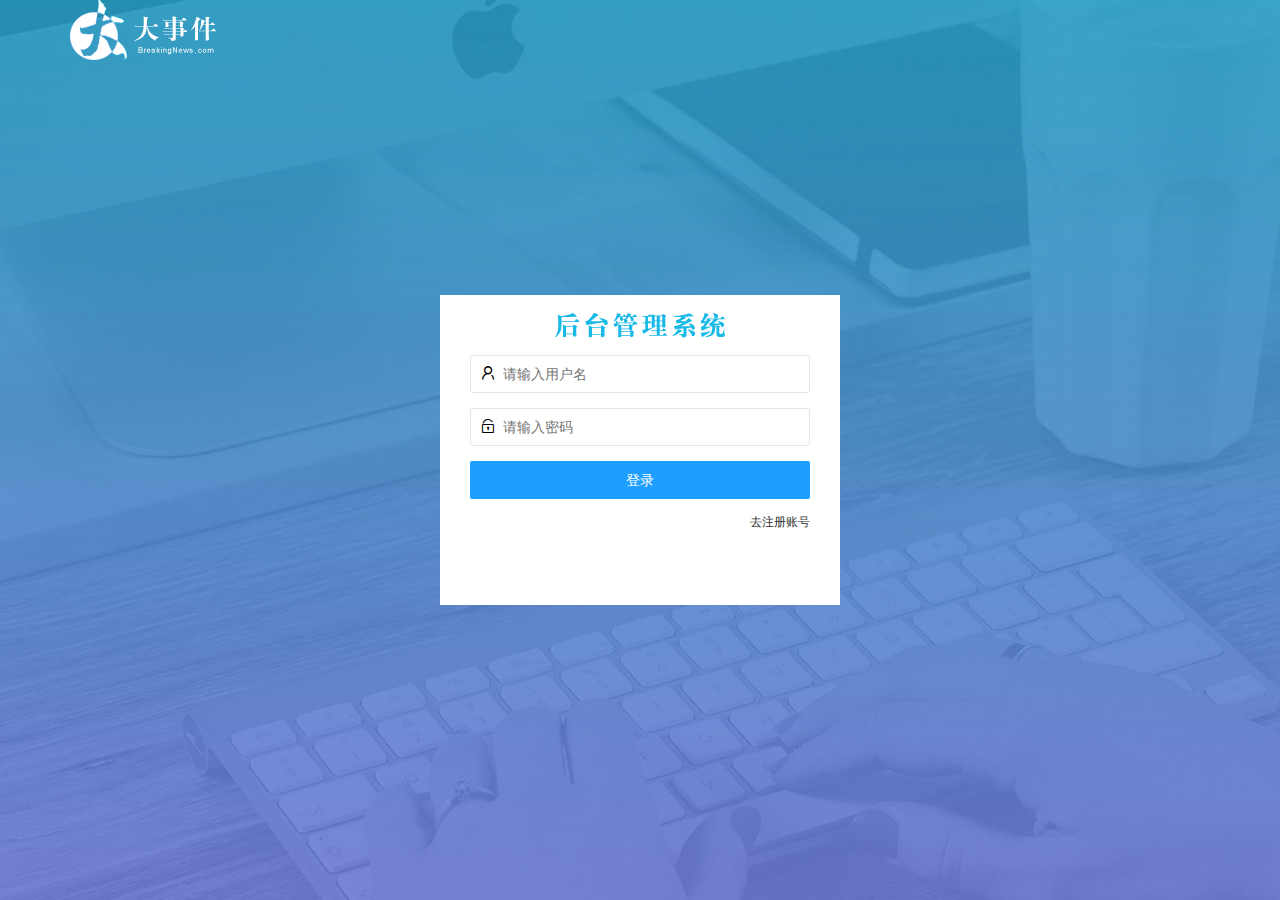
<file: login.html>
<!DOCTYPE html>
<html lang="en">

<head>
    <meta charset="UTF-8">
    <meta http-equiv="X-UA-Compatible" content="IE=edge">
    <meta name="viewport" content="width=device-width, initial-scale=1.0">
    <title>大事件-登录/注册</title>
    <!-- 导入layui样式表 -->
    <link rel="stylesheet" href="./assets/lib/layui/css/layui.css">
    <!-- 导入自己的样式表 -->
    <link rel="stylesheet" href="./assets/css/login.css">
</head>

<body>
    <!-- 头部的 Logo 区域 -->
    <div class="layui-main">
        <img src="./assets/images/logo.png" alt="">
    </div>
    <!-- 登录注册区域 -->
    <div class="loginAndRedBox">
        <div class="title-box"></div>
        <!-- 登录的div -->
        <div class="login-box">
            <!-- 登录表单 -->
            <form class="layui-form" id="form-login">
                <!-- 用户名 -->
                <div class="layui-form-item">
                    <i class="layui-icon layui-icon-username"></i>
                    <input type="text" name="username" required lay-verify="required" placeholder="请输入用户名" autocomplete="off" class="layui-input">
                </div>
                <!-- 密码框 -->
                <div class="layui-form-item">
                    <i class="layui-icon layui-icon-password"></i>
                    <input type="password" name="password" required lay-verify="required|pwd" placeholder="请输入密码" autocomplete="off" class="layui-input">
                </div>
                <!-- 登录按钮 -->
                <div class="layui-form-item">
                    <!-- 注意：表单提交按钮和普通按钮的区别，就是 lay-submit 属性 -->
                    <button class="layui-btn layui-btn-fluid  layui-btn-normal" lay-submit>登录</button>
                </div>
                <div class="layui-form-item links">
                    <a href="javascript:;" id="link-reg">去注册账号</a>
                </div>
            </form>
        </div>
        <!-- 注册的div -->
        <div class="reg-box">
            <!-- 注册表单 -->
            <form class="layui-form" id="form-reg">
                <!-- 用户名 -->
                <div class="layui-form-item">
                    <i class="layui-icon layui-icon-username"></i>
                    <input type="text" name="username" required lay-verify="required" placeholder="请输入用户名" autocomplete="off" class="layui-input">
                </div>
                <!-- 密码框 -->
                <div class="layui-form-item">
                    <i class="layui-icon layui-icon-password"></i>
                    <input type="password" name="password" required lay-verify="required|pwd" placeholder="请输入密码" autocomplete="off" class="layui-input">
                </div>
                <!-- 密码确认框 -->
                <div class="layui-form-item">
                    <i class="layui-icon layui-icon-password"></i>
                    <input type="password" name="repassword" required lay-verify="required|pwd|repwd" placeholder="再次确认密码" autocomplete="off" class="layui-input">
                </div>
                <!-- 注册按钮 -->
                <div class="layui-form-item">
                    <!-- 注意：表单提交按钮和普通按钮的区别，就是 lay-submit 属性 -->
                    <button class="layui-btn layui-btn-fluid  layui-btn-normal" lay-submit>注册</button>
                </div>
                <div class="layui-form-item links">
                    <a href="javascript:;" id="link-login">去登录</a>
                </div>
            </form>
        </div>
    </div>

    <!-- 导入 Layui 的JS文件 -->
    <script src="/assets/lib/layui/layui.all.js"></script>
    <!-- 导入 JQuery -->
    <script src="/assets/lib/jquery.js"></script>
    <!-- 导入自己封装的baseAPI.js -->
    <script src="/assets/js/baseAPI.js"></script>
    <!-- 导入自己的JS文件 -->
    <script src="/assets/js/login.js"></script>
</body>

</html>
</file>
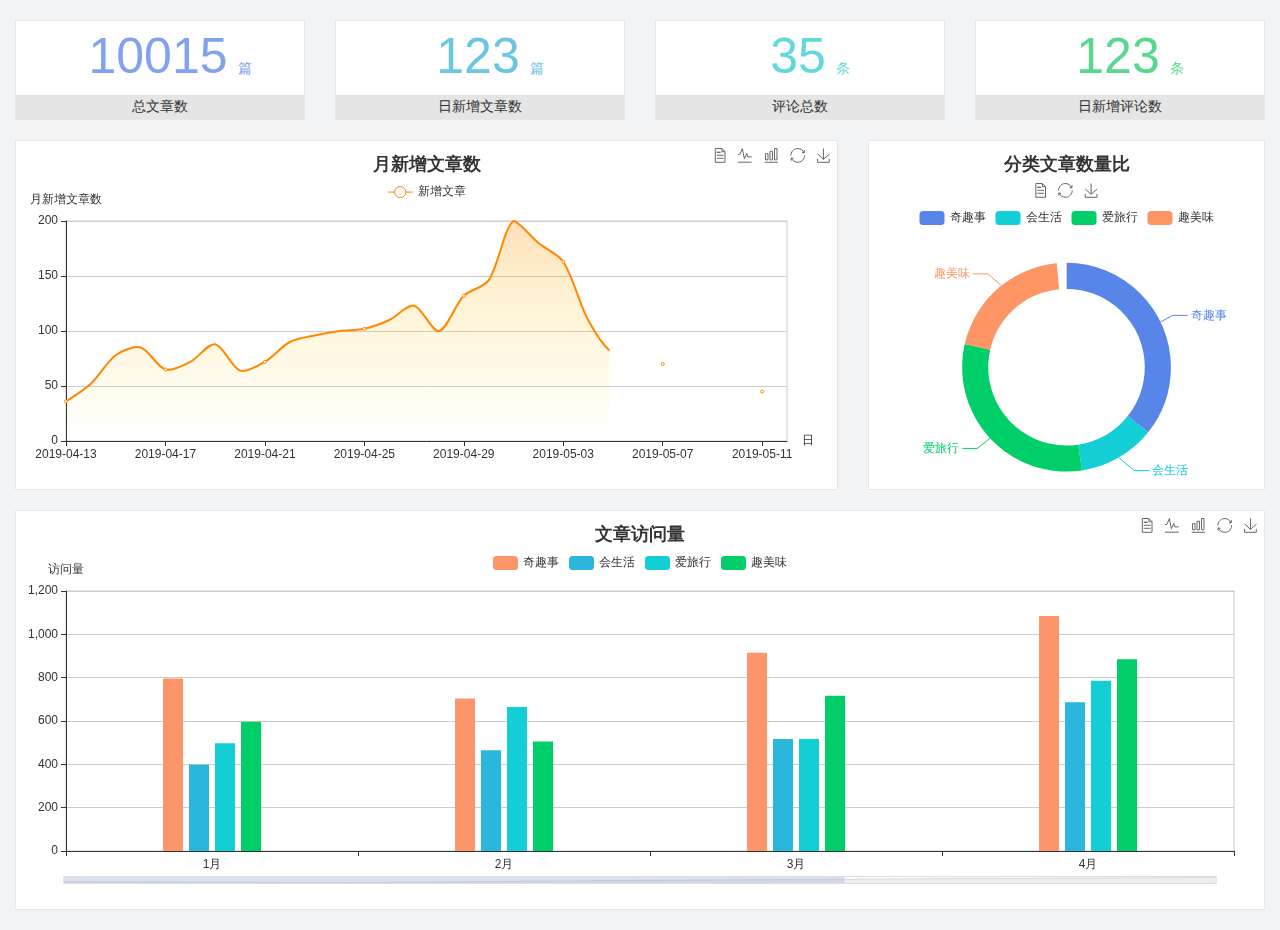
<file: home/dashboard.html>
<!DOCTYPE html>
<html lang="en">

<head>
  <meta charset="UTF-8">
  <meta name="viewport" content="width=device-width, initial-scale=1.0">
  <meta http-equiv="X-UA-Compatible" content="ie=edge">
  <title>图表统计</title>
  <link rel="stylesheet" href="../../assets/lib/bootstrap.css" />
  <link rel="stylesheet" href="../../assets/lib/main.css" />
  <script src="../../assets/lib/jquery.js"></script>
  <script type="text/javascript" src="../../assets/lib/echarts.min.js"></script>
</head>

<body>
  <div class="container-fluid">
    <div class="row spannel_list">
      <div class="col-sm-3 col-xs-6">
        <div class="spannel">
          <em>10015</em><span>篇</span>
          <b>总文章数</b>
        </div>
      </div>
      <div class="col-sm-3 col-xs-6">
        <div class="spannel scolor01">
          <em>123</em><span>篇</span>
          <b>日新增文章数</b>
        </div>
      </div>
      <div class="col-sm-3 col-xs-6">
        <div class="spannel scolor02">
          <em>35</em><span>条</span>
          <b>评论总数</b>
        </div>
      </div>
      <div class="col-sm-3 col-xs-6">
        <div class="spannel scolor03">
          <em>123</em><span>条</span>
          <b>日新增评论数</b>
        </div>
      </div>
    </div>
  </div>

  <div class="container-fluid">
    <div class="row curve-pie">
      <div class="col-lg-8 col-md-8">
        <div class="gragh_pannel" id="curve_show"></div>
      </div>
      <div class="col-lg-4 col-md-4">
        <div class="gragh_pannel" id="pie_show"></div>
      </div>
    </div>
  </div>

  <div class="container-fluid">
    <div class="column_pannel" id="column_show"></div>
  </div>

  <script>
    var oChart = echarts.init(document.getElementById('curve_show'));
    var aList_all = [
      { 'count': 36, 'date': '2019-04-13' },
      { 'count': 52, 'date': '2019-04-14' },
      { 'count': 78, 'date': '2019-04-15' },
      { 'count': 85, 'date': '2019-04-16' },
      { 'count': 65, 'date': '2019-04-17' },
      { 'count': 72, 'date': '2019-04-18' },
      { 'count': 88, 'date': '2019-04-19' },
      { 'count': 64, 'date': '2019-04-20' },
      { 'count': 72, 'date': '2019-04-21' },
      { 'count': 90, 'date': '2019-04-22' },
      { 'count': 96, 'date': '2019-04-23' },
      { 'count': 100, 'date': '2019-04-24' },
      { 'count': 102, 'date': '2019-04-25' },
      { 'count': 110, 'date': '2019-04-26' },
      { 'count': 123, 'date': '2019-04-27' },
      { 'count': 100, 'date': '2019-04-28' },
      { 'count': 132, 'date': '2019-04-29' },
      { 'count': 146, 'date': '2019-04-30' },
      { 'count': 200, 'date': '2019-05-01' },
      { 'count': 180, 'date': '2019-05-02' },
      { 'count': 163, 'date': '2019-05-03' },
      { 'count': 110, 'date': '2019-05-04' },
      { 'count': 80, 'date': '2019-05-05' },
      { 'count': 82, 'date': '2019-05-06' },
      { 'count': 70, 'date': '2019-05-07' },
      { 'count': 65, 'date': '2019-05-08' },
      { 'count': 54, 'date': '2019-05-09' },
      { 'count': 40, 'date': '2019-05-10' },
      { 'count': 45, 'date': '2019-05-11' },
      { 'count': 38, 'date': '2019-05-12' },
    ];

    let aCount = [];
    let aDate = [];

    for (var i = 0; i < aList_all.length; i++) {
      aCount.push(aList_all[i].count);
      aDate.push(aList_all[i].date);
    }

    var chartopt = {
      title: {
        text: '月新增文章数',
        left: 'center',
        top: '10'
      },
      tooltip: {
        trigger: 'axis'
      },
      legend: {
        data: ['新增文章'],
        top: '40'
      },
      toolbox: {
        show: true,
        feature: {
          mark: { show: true },
          dataView: { show: true, readOnly: false },
          magicType: { show: true, type: ['line', 'bar'] },
          restore: { show: true },
          saveAsImage: { show: true }
        }
      },
      calculable: true,
      xAxis: [
        {
          name: '日',
          type: 'category',
          boundaryGap: false,
          data: aDate
        }
      ],
      yAxis: [
        {
          name: '月新增文章数',
          type: 'value'
        }
      ],
      series: [
        {
          name: '新增文章',
          type: 'line',
          smooth: true,
          itemStyle: { normal: { areaStyle: { type: 'default' }, color: '#f80' }, lineStyle: { color: '#f80' } },
          data: aCount
        }],
      areaStyle: {
        normal: {
          color: new echarts.graphic.LinearGradient(0, 0, 0, 1, [{
            offset: 0,
            color: 'rgba(255,136,0,0.39)'
          }, {
            offset: .34,
            color: 'rgba(255,180,0,0.25)'
          }, {
            offset: 1,
            color: 'rgba(255,222,0,0.00)'
          }])

        }
      },
      grid: {
        show: true,
        x: 50,
        x2: 50,
        y: 80,
        height: 220
      }
    };

    oChart.setOption(chartopt);


    var oPie = echarts.init(document.getElementById('pie_show'));
    var oPieopt =
    {
      title: {
        top: 10,
        text: '分类文章数量比',
        x: 'center'
      },
      tooltip: {
        trigger: 'item',
        formatter: "{a} <br/>{b} : {c} ({d}%)"
      },
      color: ['#5885e8', '#13cfd5', '#00ce68', '#ff9565'],
      legend: {
        x: 'center',
        top: 65,
        data: ['奇趣事', '会生活', '爱旅行', '趣美味']
      },
      toolbox: {
        show: true,
        x: 'center',
        top: 35,
        feature: {
          mark: { show: true },
          dataView: { show: true, readOnly: false },
          magicType: {
            show: true,
            type: ['pie', 'funnel'],
            option: {
              funnel: {
                x: '25%',
                width: '50%',
                funnelAlign: 'left',
                max: 1548
              }
            }
          },
          restore: { show: true },
          saveAsImage: { show: true }
        }
      },
      calculable: true,
      series: [
        {
          name: '访问来源',
          type: 'pie',
          radius: ['45%', '60%'],
          center: ['50%', '65%'],
          data: [
            { value: 300, name: '奇趣事' },
            { value: 100, name: '会生活' },
            { value: 260, name: '爱旅行' },
            { value: 180, name: '趣美味' }
          ]
        }
      ]
    };
    oPie.setOption(oPieopt);



    var oColumn = this.echarts.init(document.getElementById('column_show'));
    var oColumnopt =
    {
      title: {
        text: '文章访问量',
        left: 'center',
        top: '10'
      },
      tooltip: {
        trigger: 'axis'
      },
      legend: {
        data: ['奇趣事', '会生活', '爱旅行', '趣美味'],
        top: '40'
      },
      toolbox: {
        show: true,
        feature: {
          mark: { show: true },
          dataView: { show: true, readOnly: false },
          magicType: { show: true, type: ['line', 'bar'] },
          restore: { show: true },
          saveAsImage: { show: true }
        }
      },
      calculable: true,
      xAxis: [
        {
          type: 'category',
          data: ['1月', '2月', '3月', '4月', '5月']
        }
      ],
      yAxis: [
        {
          name: '访问量',
          type: 'value'
        }
      ],
      series: [
        {
          name: '奇趣事',
          type: 'bar',
          barWidth: 20,
          itemStyle: {
            normal: { areaStyle: { type: 'default' }, color: '#fd956a' }
          },
          data: [800, 708, 920, 1090, 1200]
        },
        {
          name: '会生活',
          type: 'bar',
          barWidth: 20,
          itemStyle: {
            normal: { areaStyle: { type: 'default' }, color: '#2bb6db' }
          },
          data: [400, 468, 520, 690, 800]
        },
        {
          name: '爱旅行',
          type: 'bar',
          barWidth: 20,
          itemStyle: {
            normal: { areaStyle: { type: 'default' }, color: '#13cfd5' }
          },
          data: [500, 668, 520, 790, 900]
        },
        {
          name: '趣美味',
          type: 'bar',
          barWidth: 20,
          itemStyle: {
            normal: { areaStyle: { type: 'default' }, color: '#00ce68' }
          },
          data: [600, 508, 720, 890, 1000]
        }
      ],
      grid: {
        show: true,
        x: 50,
        x2: 30,
        y: 80,
        height: 260
      },
      dataZoom: [//给x轴设置滚动条
        {
          start: 0,//默认为0
          end: 100 - 1000 / 31,//默认为100
          type: 'slider',
          show: true,
          xAxisIndex: [0],
          handleSize: 0,//滑动条的 左右2个滑动条的大小
          height: 8,//组件高度
          left: 45, //左边的距离
          right: 50,//右边的距离
          bottom: 26,//右边的距离
          handleColor: '#ddd',//h滑动图标的颜色
          handleStyle: {
            borderColor: "#cacaca",
            borderWidth: "1",
            shadowBlur: 2,
            background: "#ddd",
            shadowColor: "#ddd",
          }
        }]
    };
    oColumn.setOption(oColumnopt);
  </script>
</body>

</html>
</file>
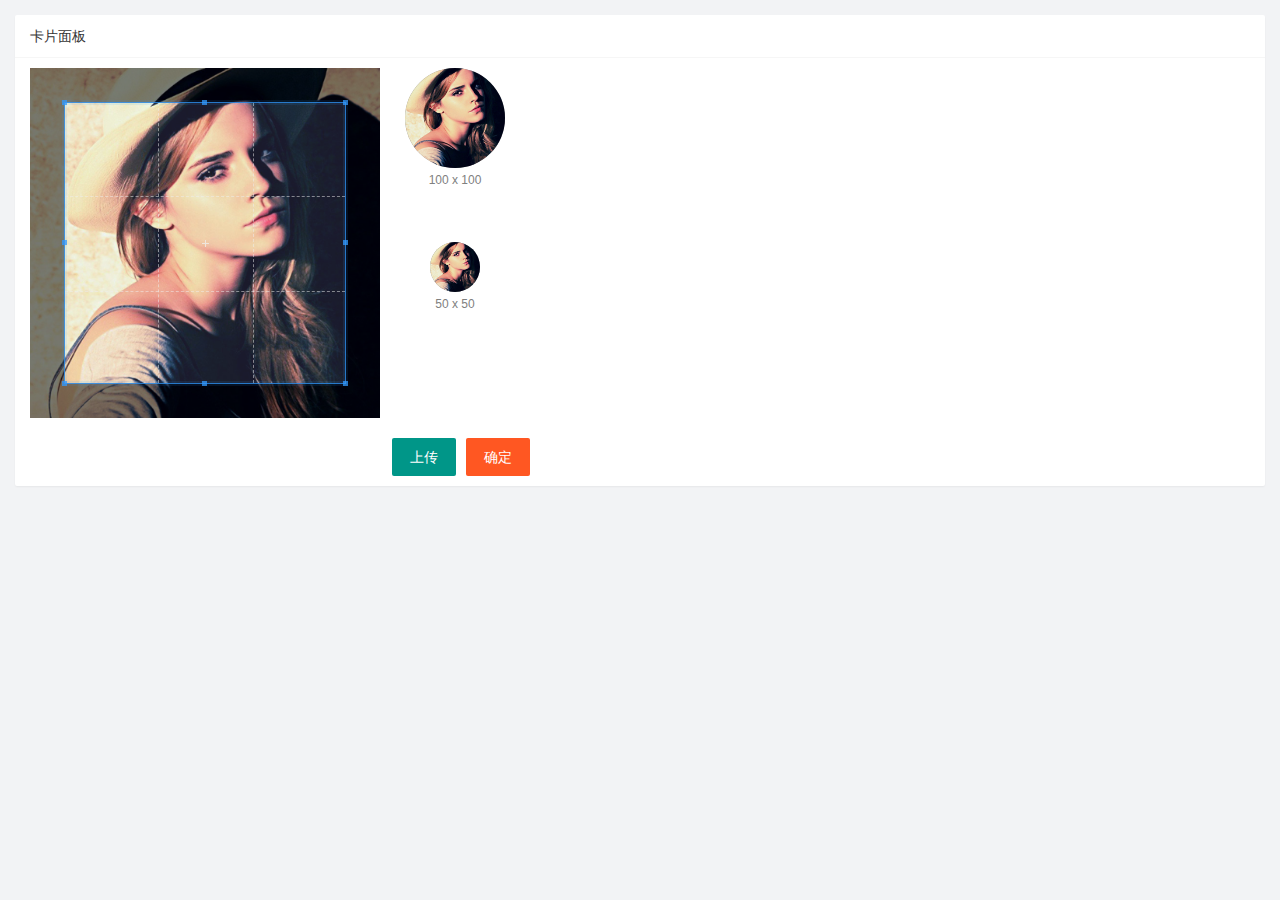
<file: user/user_avatar.html>
<!DOCTYPE html>
<html lang="en">

<head>
    <meta charset="UTF-8">
    <meta http-equiv="X-UA-Compatible" content="IE=edge">
    <meta name="viewport" content="width=device-width, initial-scale=1.0">
    <title>Document</title>
    <!-- 导入layui的样式表 -->
    <link rel="stylesheet" href="/assets/lib/layui/css/layui.css">
    <link rel="stylesheet" href="/assets/lib/cropper/cropper.css">
    <!-- 导入自己的样式表 -->
    <link rel="stylesheet" href="/assets/css/user/user_avatar.css">
</head>

<body>
    <!-- 卡片区域 -->
    <div class="layui-card">
        <div class="layui-card-header">卡片面板</div>
        <div class="layui-card-body">
            <!-- 第一行的图片裁剪和预览区域 -->
            <div class="row1">
                <!-- 图片裁剪区域 -->
                <div class="cropper-box">
                    <!-- 这个 img 标签很重要，将来会把它初始化为裁剪区域 -->
                    <img id="image" src="/assets/images/sample.jpg" />
                </div>
                <!-- 图片的预览区域 -->
                <div class="preview-box">
                    <div>
                        <!-- 宽高为 100px 的预览区域 -->
                        <div class="img-preview w100"></div>
                        <p class="size">100 x 100</p>
                    </div>
                    <div>
                        <!-- 宽高为 50px 的预览区域 -->
                        <div class="img-preview w50"></div>
                        <p class="size">50 x 50</p>
                    </div>
                </div>
            </div>

            <!-- 第二行的按钮区域 -->
            <div class="row2">
                <!-- 通过accept属性，可以指定，允许用户选择什么类型的文件 -->
                <input type="file" id="file" accept="image/png,image/jpeg">
                <button type="button" class="layui-btn" id="btnChooseImage">上传</button>
                <button type="button" class="layui-btn layui-btn-danger" id="btnUpLoad">确定</button>
            </div>
        </div>
    </div>


    <script src="/assets/lib/layui/layui.all.js"></script>
    <script src="/assets/lib/jquery.js"></script>
    <script src="/assets/lib/cropper/Cropper.js"></script>
    <script src="/assets/lib/cropper/jquery-cropper.js"></script>
    <script src="/assets/js/baseAPI.js"></script>
    <script src="/assets/js/user/user_avatar.js"></script>
</body>

</html>
</file>
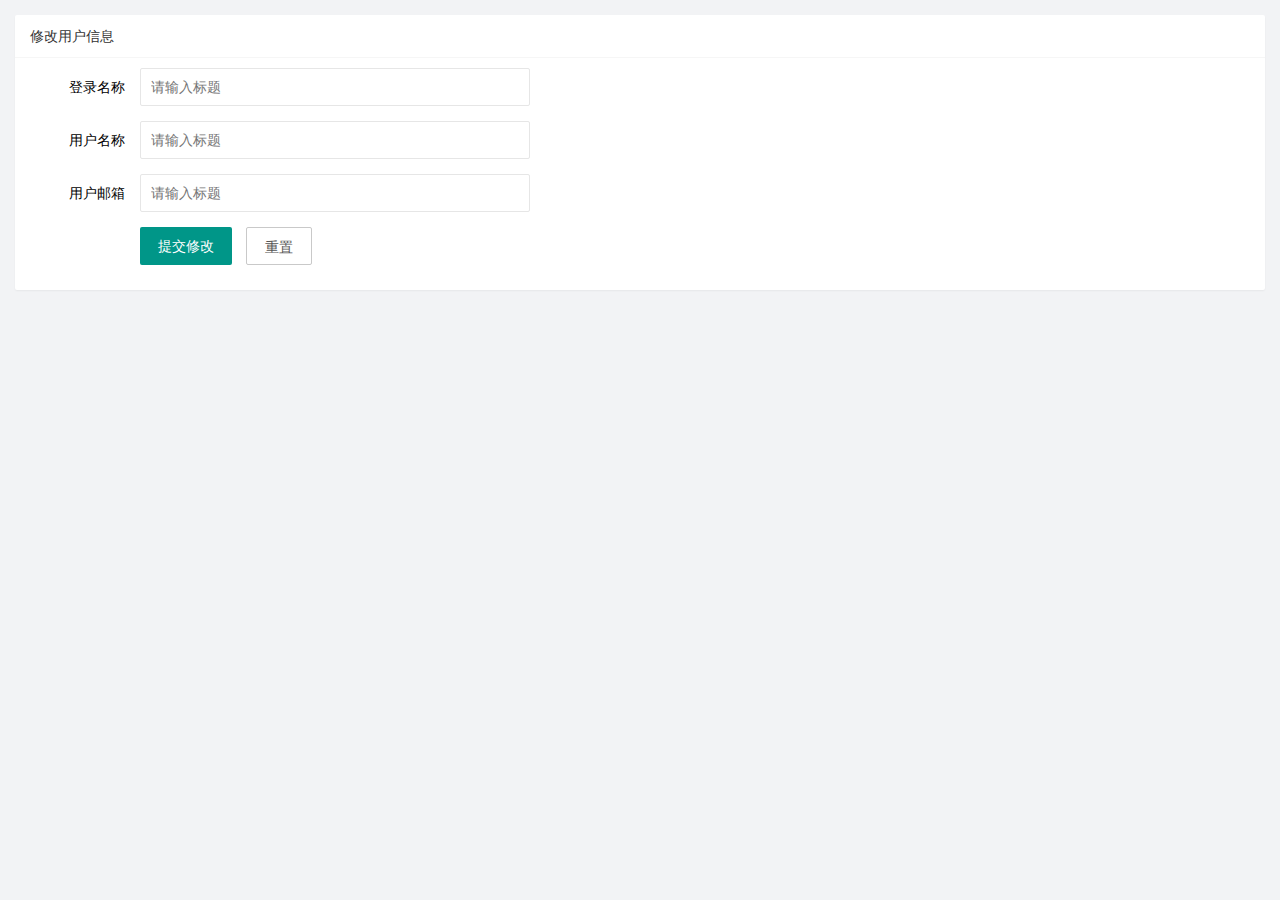
<file: user/user_info.html>
<!DOCTYPE html>
<html lang="en">

<head>
    <meta charset="UTF-8">
    <meta http-equiv="X-UA-Compatible" content="IE=edge">
    <meta name="viewport" content="width=device-width, initial-scale=1.0">
    <title>Document</title>
    <!-- 导入layui的样式表 -->
    <link rel="stylesheet" href="/assets/lib/layui/css/layui.css">
    <!-- 导入自己的样式 -->
    <link rel="stylesheet" href="/assets/css/user/user_info.css">
</head>

<body>
    <!-- 卡片区域 -->
    <div class="layui-card">
        <div class="layui-card-header">修改用户信息</div>
        <div class="layui-card-body">
            <form class="layui-form" lay-filter="formUserInfo">
                <!-- 这是隐藏域 -->
                <input type="hidden" name="id">
                <div class="layui-form-item">
                    <label class="layui-form-label">登录名称</label>
                    <div class="layui-input-block">
                        <input type="text" name="username" required lay-verify="required" placeholder="请输入标题" autocomplete="off" class="layui-input" readonly>
                    </div>
                </div>
                <div class="layui-form-item">
                    <label class="layui-form-label">用户名称</label>
                    <div class="layui-input-block">
                        <input type="text" name="nickname" required lay-verify="required|nickname" placeholder="请输入标题" autocomplete="off" class="layui-input">
                    </div>
                </div>
                <div class="layui-form-item">
                    <label class="layui-form-label">用户邮箱</label>
                    <div class="layui-input-block">
                        <input type="text" name="email" required lay-verify="required|email" placeholder="请输入标题" autocomplete="off" class="layui-input">
                    </div>
                </div>
                <div class="layui-form-item">
                    <div class="layui-input-block">
                        <button class="layui-btn" lay-submit lay-filter="formDemo">提交修改</button>
                        <button type="reset" class="layui-btn layui-btn-primary" id="btnReset">重置</button>
                    </div>
                </div>
            </form>
        </div>
    </div>


    <!-- 导入layui的JS文件 -->
    <script src="/assets/lib/layui/layui.all.js"></script>
    <!-- 导入jQuery -->
    <script src="/assets/lib/jquery.js"></script>
    <!-- 导入自己封装的baseAPI.js -->
    <script src="/assets/js/baseAPI.js"></script>
    <!--导入自己的JS文件 -->
    <script src="/assets/js/user/user_info.js"></script>
</body>

</html>
</file>
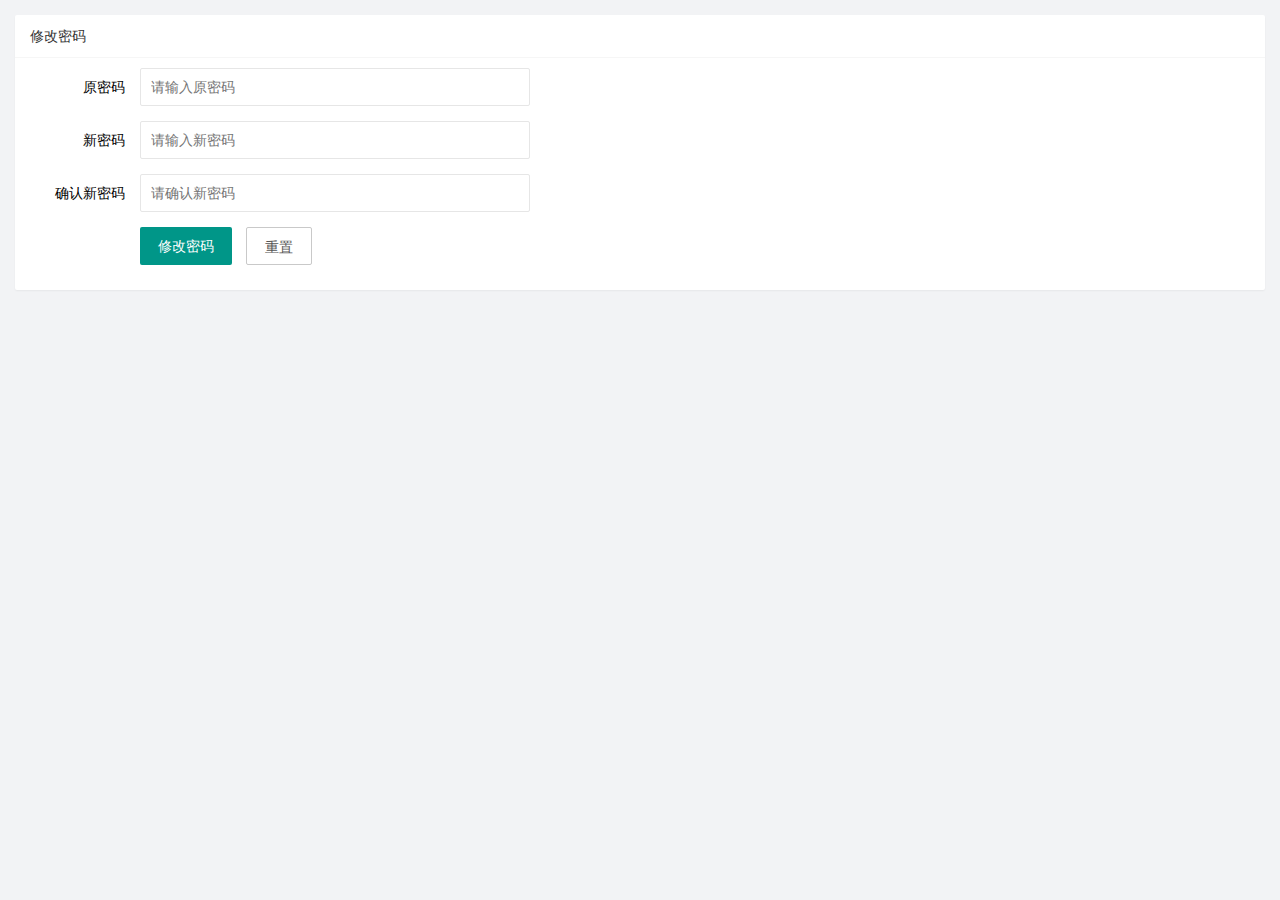
<file: user/user_pwd.html>
<!DOCTYPE html>
<html lang="en">

<head>
    <meta charset="UTF-8">
    <meta http-equiv="X-UA-Compatible" content="IE=edge">
    <meta name="viewport" content="width=device-width, initial-scale=1.0">
    <title>Document</title>
    <!-- 导入layui的样式表 -->
    <link rel="stylesheet" href="/assets/lib/layui/css/layui.css">
    <!-- 导入自己的样式表 -->
    <link rel="stylesheet" href="/assets/css/user/user_pwd.css">
</head>

<body>
    <!-- 卡片区域 -->
    <div class="layui-card">
        <div class="layui-card-header">修改密码</div>
        <div class="layui-card-body">
            <form class="layui-form" action="">
                <div class="layui-form-item">
                    <label class="layui-form-label">原密码</label>
                    <div class="layui-input-block">
                        <input type="password" name="oldPwd" required lay-verify="required|pwd" placeholder="请输入原密码" autocomplete="off" class="layui-input">
                    </div>
                </div>
                <div class="layui-form-item">
                    <label class="layui-form-label">新密码</label>
                    <div class="layui-input-block">
                        <input type="password" name="newPwd" required lay-verify="required|pwd|samePwd" placeholder="请输入新密码" autocomplete="off" class="layui-input">
                    </div>
                </div>
                <div class="layui-form-item">
                    <label class="layui-form-label">确认新密码</label>
                    <div class="layui-input-block">
                        <input type="password" name="rePwd" required lay-verify="required|pwd|rePwd" placeholder="请确认新密码" autocomplete="off" class="layui-input">
                    </div>
                </div>
                <div class="layui-form-item">
                    <div class="layui-input-block">
                        <button class="layui-btn" lay-submit lay-filter="formDemo">修改密码</button>
                        <button type="reset" class="layui-btn layui-btn-primary">重置</button>
                    </div>
                </div>
            </form>
        </div>
    </div>


    <!-- 导入jquery -->
    <script src="/assets/lib/jquery.js"></script>
    <!-- 导入layui的JS文件 -->
    <script src="/assets/lib/layui/layui.all.js"></script>
    <!-- 导入baseAPI.js -->
    <script src="/assets/js/baseAPI.js"></script>
    <!-- 导入自己的js文件 -->
    <script src="/assets/js/user/user_pwd.js"></script>
</body>

</html>
</file>
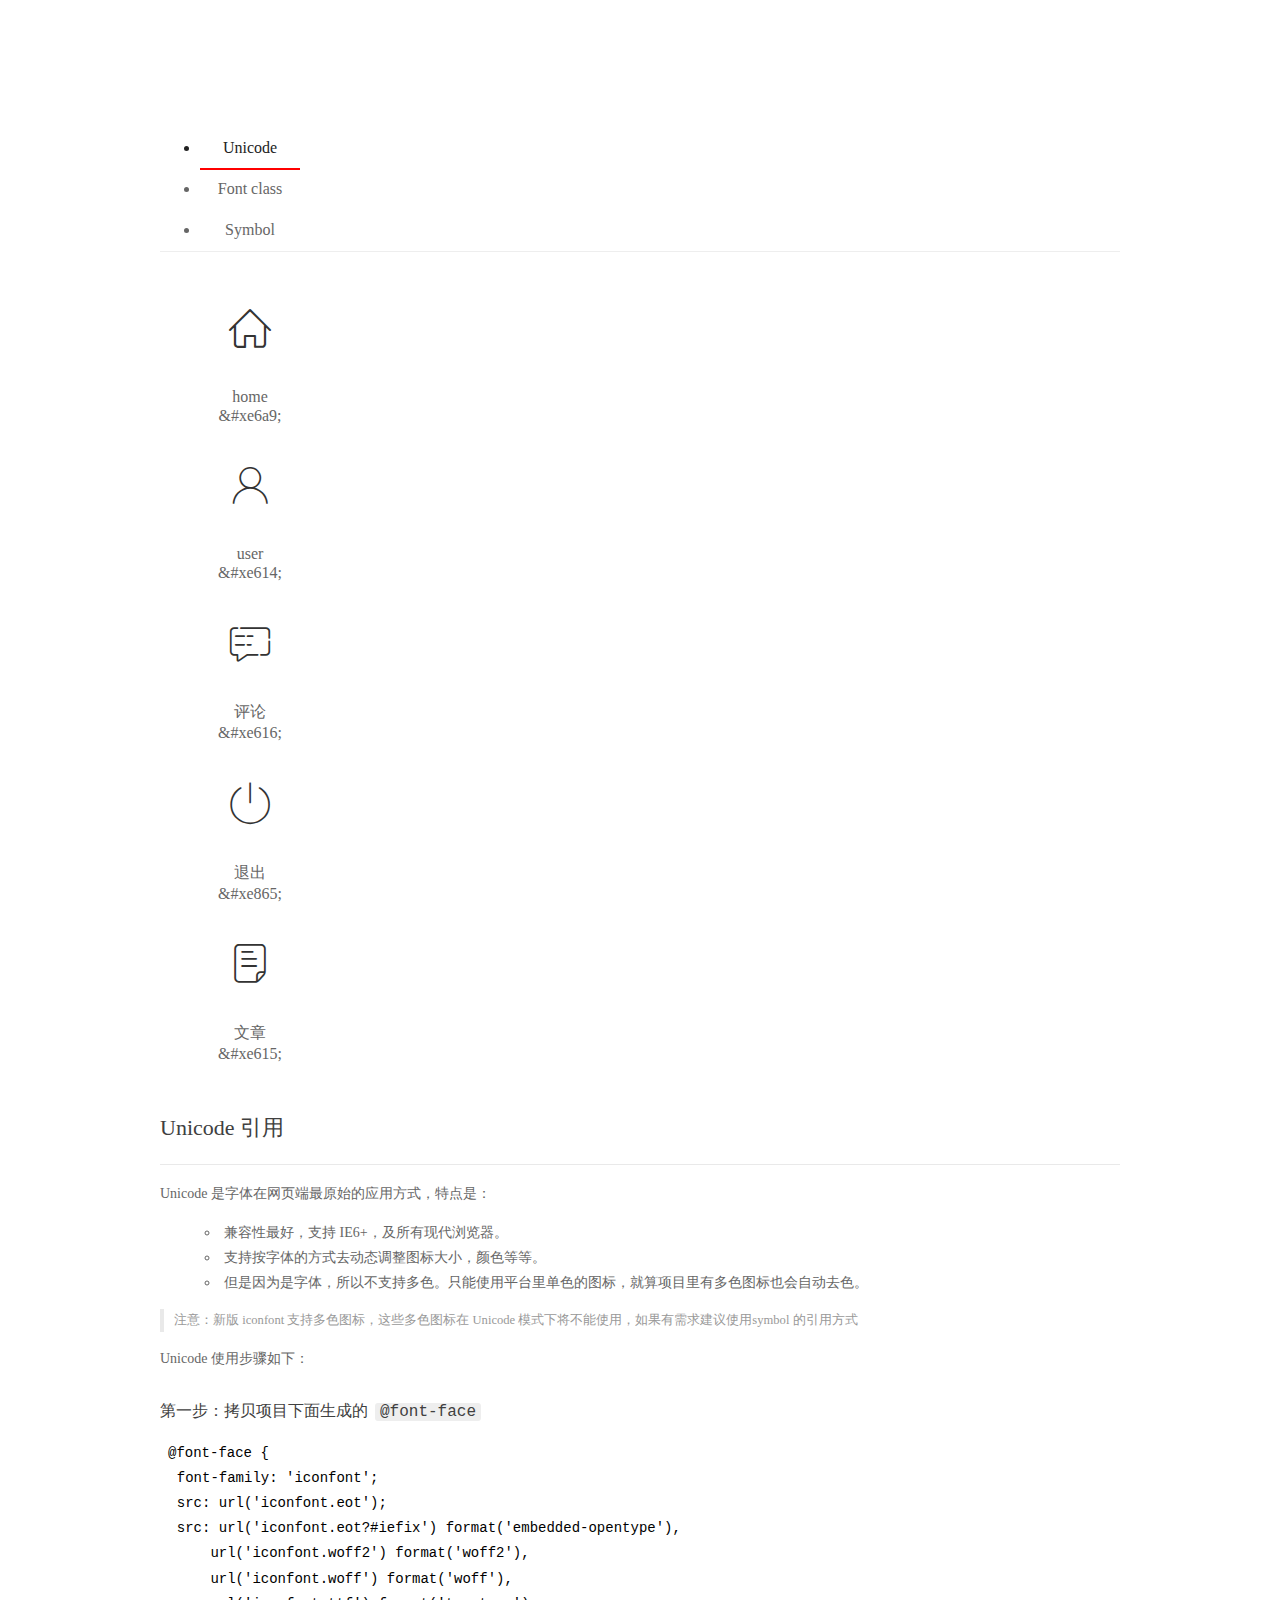
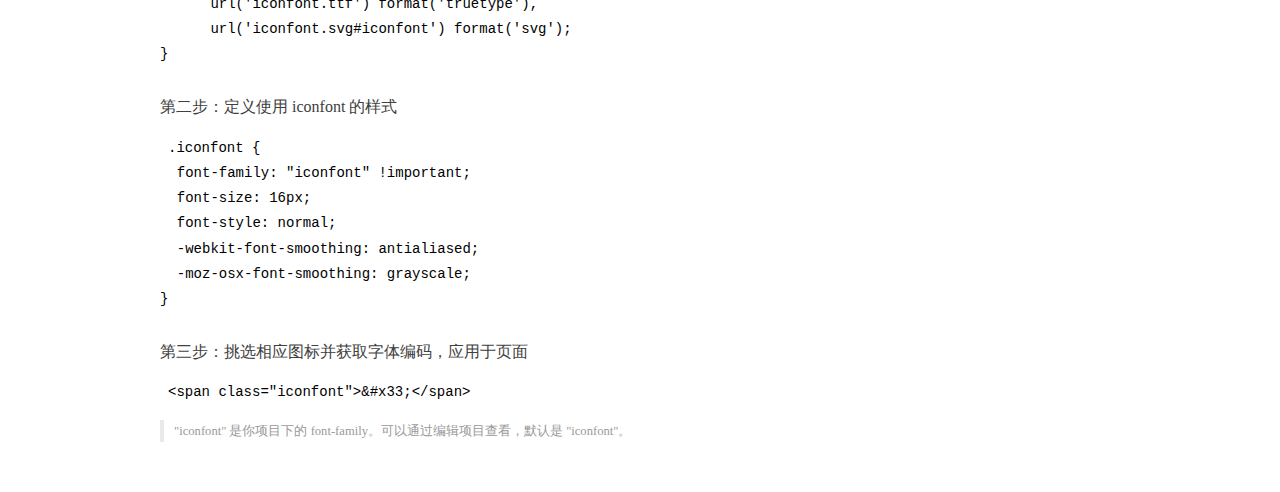
<file: assets/fonts/demo_index.html>
<!DOCTYPE html>
<html>
<head>
  <meta charset="utf-8"/>
  <title>IconFont Demo</title>
  <link rel="shortcut icon" href="https://gtms04.alicdn.com/tps/i4/TB1_oz6GVXXXXaFXpXXJDFnIXXX-64-64.ico" type="image/x-icon"/>
  <link rel="stylesheet" href="https://g.alicdn.com/thx/cube/1.3.2/cube.min.css">
  <link rel="stylesheet" href="demo.css">
  <link rel="stylesheet" href="iconfont.css">
  <script src="iconfont.js"></script>
  <!-- jQuery -->
  <script src="https://a1.alicdn.com/oss/uploads/2018/12/26/7bfddb60-08e8-11e9-9b04-53e73bb6408b.js"></script>
  <!-- 代码高亮 -->
  <script src="https://a1.alicdn.com/oss/uploads/2018/12/26/a3f714d0-08e6-11e9-8a15-ebf944d7534c.js"></script>
</head>
<body>
  <div class="main">
    <h1 class="logo"><a href="https://www.iconfont.cn/" title="iconfont 首页" target="_blank">&#xe86b;</a></h1>
    <div class="nav-tabs">
      <ul id="tabs" class="dib-box">
        <li class="dib active"><span>Unicode</span></li>
        <li class="dib"><span>Font class</span></li>
        <li class="dib"><span>Symbol</span></li>
      </ul>
      
    </div>
    <div class="tab-container">
      <div class="content unicode" style="display: block;">
          <ul class="icon_lists dib-box">
          
            <li class="dib">
              <span class="icon iconfont">&#xe6a9;</span>
                <div class="name">home</div>
                <div class="code-name">&amp;#xe6a9;</div>
              </li>
          
            <li class="dib">
              <span class="icon iconfont">&#xe614;</span>
                <div class="name">user</div>
                <div class="code-name">&amp;#xe614;</div>
              </li>
          
            <li class="dib">
              <span class="icon iconfont">&#xe616;</span>
                <div class="name">评论</div>
                <div class="code-name">&amp;#xe616;</div>
              </li>
          
            <li class="dib">
              <span class="icon iconfont">&#xe865;</span>
                <div class="name">退出</div>
                <div class="code-name">&amp;#xe865;</div>
              </li>
          
            <li class="dib">
              <span class="icon iconfont">&#xe615;</span>
                <div class="name">文章</div>
                <div class="code-name">&amp;#xe615;</div>
              </li>
          
          </ul>
          <div class="article markdown">
          <h2 id="unicode-">Unicode 引用</h2>
          <hr>

          <p>Unicode 是字体在网页端最原始的应用方式，特点是：</p>
          <ul>
            <li>兼容性最好，支持 IE6+，及所有现代浏览器。</li>
            <li>支持按字体的方式去动态调整图标大小，颜色等等。</li>
            <li>但是因为是字体，所以不支持多色。只能使用平台里单色的图标，就算项目里有多色图标也会自动去色。</li>
          </ul>
          <blockquote>
            <p>注意：新版 iconfont 支持多色图标，这些多色图标在 Unicode 模式下将不能使用，如果有需求建议使用symbol 的引用方式</p>
          </blockquote>
          <p>Unicode 使用步骤如下：</p>
          <h3 id="-font-face">第一步：拷贝项目下面生成的 <code>@font-face</code></h3>
<pre><code class="language-css"
>@font-face {
  font-family: 'iconfont';
  src: url('iconfont.eot');
  src: url('iconfont.eot?#iefix') format('embedded-opentype'),
      url('iconfont.woff2') format('woff2'),
      url('iconfont.woff') format('woff'),
      url('iconfont.ttf') format('truetype'),
      url('iconfont.svg#iconfont') format('svg');
}
</code></pre>
          <h3 id="-iconfont-">第二步：定义使用 iconfont 的样式</h3>
<pre><code class="language-css"
>.iconfont {
  font-family: "iconfont" !important;
  font-size: 16px;
  font-style: normal;
  -webkit-font-smoothing: antialiased;
  -moz-osx-font-smoothing: grayscale;
}
</code></pre>
          <h3 id="-">第三步：挑选相应图标并获取字体编码，应用于页面</h3>
<pre>
<code class="language-html"
>&lt;span class="iconfont"&gt;&amp;#x33;&lt;/span&gt;
</code></pre>
          <blockquote>
            <p>"iconfont" 是你项目下的 font-family。可以通过编辑项目查看，默认是 "iconfont"。</p>
          </blockquote>
          </div>
      </div>
      <div class="content font-class">
        <ul class="icon_lists dib-box">
          
          <li class="dib">
            <span class="icon iconfont icon-home"></span>
            <div class="name">
              home
            </div>
            <div class="code-name">.icon-home
            </div>
          </li>
          
          <li class="dib">
            <span class="icon iconfont icon-user"></span>
            <div class="name">
              user
            </div>
            <div class="code-name">.icon-user
            </div>
          </li>
          
          <li class="dib">
            <span class="icon iconfont icon-pinglun"></span>
            <div class="name">
              评论
            </div>
            <div class="code-name">.icon-pinglun
            </div>
          </li>
          
          <li class="dib">
            <span class="icon iconfont icon-tuichu"></span>
            <div class="name">
              退出
            </div>
            <div class="code-name">.icon-tuichu
            </div>
          </li>
          
          <li class="dib">
            <span class="icon iconfont icon-16"></span>
            <div class="name">
              文章
            </div>
            <div class="code-name">.icon-16
            </div>
          </li>
          
        </ul>
        <div class="article markdown">
        <h2 id="font-class-">font-class 引用</h2>
        <hr>

        <p>font-class 是 Unicode 使用方式的一种变种，主要是解决 Unicode 书写不直观，语意不明确的问题。</p>
        <p>与 Unicode 使用方式相比，具有如下特点：</p>
        <ul>
          <li>兼容性良好，支持 IE8+，及所有现代浏览器。</li>
          <li>相比于 Unicode 语意明确，书写更直观。可以很容易分辨这个 icon 是什么。</li>
          <li>因为使用 class 来定义图标，所以当要替换图标时，只需要修改 class 里面的 Unicode 引用。</li>
          <li>不过因为本质上还是使用的字体，所以多色图标还是不支持的。</li>
        </ul>
        <p>使用步骤如下：</p>
        <h3 id="-fontclass-">第一步：引入项目下面生成的 fontclass 代码：</h3>
<pre><code class="language-html">&lt;link rel="stylesheet" href="./iconfont.css"&gt;
</code></pre>
        <h3 id="-">第二步：挑选相应图标并获取类名，应用于页面：</h3>
<pre><code class="language-html">&lt;span class="iconfont icon-xxx"&gt;&lt;/span&gt;
</code></pre>
        <blockquote>
          <p>"
            iconfont" 是你项目下的 font-family。可以通过编辑项目查看，默认是 "iconfont"。</p>
        </blockquote>
      </div>
      </div>
      <div class="content symbol">
          <ul class="icon_lists dib-box">
          
            <li class="dib">
                <svg class="icon svg-icon" aria-hidden="true">
                  <use xlink:href="#icon-home"></use>
                </svg>
                <div class="name">home</div>
                <div class="code-name">#icon-home</div>
            </li>
          
            <li class="dib">
                <svg class="icon svg-icon" aria-hidden="true">
                  <use xlink:href="#icon-user"></use>
                </svg>
                <div class="name">user</div>
                <div class="code-name">#icon-user</div>
            </li>
          
            <li class="dib">
                <svg class="icon svg-icon" aria-hidden="true">
                  <use xlink:href="#icon-pinglun"></use>
                </svg>
                <div class="name">评论</div>
                <div class="code-name">#icon-pinglun</div>
            </li>
          
            <li class="dib">
                <svg class="icon svg-icon" aria-hidden="true">
                  <use xlink:href="#icon-tuichu"></use>
                </svg>
                <div class="name">退出</div>
                <div class="code-name">#icon-tuichu</div>
            </li>
          
            <li class="dib">
                <svg class="icon svg-icon" aria-hidden="true">
                  <use xlink:href="#icon-16"></use>
                </svg>
                <div class="name">文章</div>
                <div class="code-name">#icon-16</div>
            </li>
          
          </ul>
          <div class="article markdown">
          <h2 id="symbol-">Symbol 引用</h2>
          <hr>

          <p>这是一种全新的使用方式，应该说这才是未来的主流，也是平台目前推荐的用法。相关介绍可以参考这篇<a href="">文章</a>
            这种用法其实是做了一个 SVG 的集合，与另外两种相比具有如下特点：</p>
          <ul>
            <li>支持多色图标了，不再受单色限制。</li>
            <li>通过一些技巧，支持像字体那样，通过 <code>font-size</code>, <code>color</code> 来调整样式。</li>
            <li>兼容性较差，支持 IE9+，及现代浏览器。</li>
            <li>浏览器渲染 SVG 的性能一般，还不如 png。</li>
          </ul>
          <p>使用步骤如下：</p>
          <h3 id="-symbol-">第一步：引入项目下面生成的 symbol 代码：</h3>
<pre><code class="language-html">&lt;script src="./iconfont.js"&gt;&lt;/script&gt;
</code></pre>
          <h3 id="-css-">第二步：加入通用 CSS 代码（引入一次就行）：</h3>
<pre><code class="language-html">&lt;style&gt;
.icon {
  width: 1em;
  height: 1em;
  vertical-align: -0.15em;
  fill: currentColor;
  overflow: hidden;
}
&lt;/style&gt;
</code></pre>
          <h3 id="-">第三步：挑选相应图标并获取类名，应用于页面：</h3>
<pre><code class="language-html">&lt;svg class="icon" aria-hidden="true"&gt;
  &lt;use xlink:href="#icon-xxx"&gt;&lt;/use&gt;
&lt;/svg&gt;
</code></pre>
          </div>
      </div>

    </div>
  </div>
  <script>
  $(document).ready(function () {
      $('.tab-container .content:first').show()

      $('#tabs li').click(function (e) {
        var tabContent = $('.tab-container .content')
        var index = $(this).index()

        if ($(this).hasClass('active')) {
          return
        } else {
          $('#tabs li').removeClass('active')
          $(this).addClass('active')

          tabContent.hide().eq(index).fadeIn()
        }
      })
    })
  </script>
</body>
</html>
</file>
<file: assets/lib/layui/css/layui.css>
/** layui-v2.5.5 MIT License By https://www.layui.com */

.layui-inline,
img {
    display: inline-block;
    vertical-align: middle
}

h1,
h2,
h3,
h4,
h5,
h6 {
    font-weight: 400
}

.layui-edge,
.layui-header,
.layui-inline,
.layui-main {
    position: relative
}

.layui-body,
.layui-edge,
.layui-elip {
    overflow: hidden
}

.layui-btn,
.layui-edge,
.layui-inline,
img {
    vertical-align: middle
}

.layui-btn,
.layui-disabled,
.layui-icon,
.layui-unselect {
    -moz-user-select: none;
    -webkit-user-select: none;
    -ms-user-select: none
}

.layui-elip,
.layui-form-checkbox span,
.layui-form-pane .layui-form-label {
    text-overflow: ellipsis;
    white-space: nowrap
}

.layui-breadcrumb,
.layui-tree-btnGroup {
    visibility: hidden
}

blockquote,
body,
button,
dd,
div,
dl,
dt,
form,
h1,
h2,
h3,
h4,
h5,
h6,
input,
li,
ol,
p,
pre,
td,
textarea,
th,
ul {
    margin: 0;
    padding: 0;
    -webkit-tap-highlight-color: rgba(0, 0, 0, 0)
}

a:active,
a:hover {
    outline: 0
}

img {
    border: none
}

li {
    list-style: none
}

table {
    border-collapse: collapse;
    border-spacing: 0
}

h4,
h5,
h6 {
    font-size: 100%
}

button,
input,
optgroup,
option,
select,
textarea {
    font-family: inherit;
    font-size: inherit;
    font-style: inherit;
    font-weight: inherit;
    outline: 0
}

pre {
    white-space: pre-wrap;
    white-space: -moz-pre-wrap;
    white-space: -pre-wrap;
    white-space: -o-pre-wrap;
    word-wrap: break-word
}

body {
    line-height: 24px;
    font: 14px Helvetica Neue, Helvetica, PingFang SC, Tahoma, Arial, sans-serif
}

hr {
    height: 1px;
    margin: 10px 0;
    border: 0;
    clear: both
}

a {
    color: #333;
    text-decoration: none
}

a:hover {
    color: #777
}

a cite {
    font-style: normal;
    *cursor: pointer
}

.layui-border-box,
.layui-border-box * {
    box-sizing: border-box
}

.layui-box,
.layui-box * {
    box-sizing: content-box
}

.layui-clear {
    clear: both;
    *zoom: 1
}

.layui-clear:after {
    content: '\20';
    clear: both;
    *zoom: 1;
    display: block;
    height: 0
}

.layui-inline {
    *display: inline;
    *zoom: 1
}

.layui-edge {
    display: inline-block;
    width: 0;
    height: 0;
    border-width: 6px;
    border-style: dashed;
    border-color: transparent
}

.layui-edge-top {
    top: -4px;
    border-bottom-color: #999;
    border-bottom-style: solid
}

.layui-edge-right {
    border-left-color: #999;
    border-left-style: solid
}

.layui-edge-bottom {
    top: 2px;
    border-top-color: #999;
    border-top-style: solid
}

.layui-edge-left {
    border-right-color: #999;
    border-right-style: solid
}

.layui-disabled,
.layui-disabled:hover {
    color: #d2d2d2!important;
    cursor: not-allowed!important
}

.layui-circle {
    border-radius: 100%
}

.layui-show {
    display: block!important
}

.layui-hide {
    display: none!important
}

@font-face {
    font-family: layui-icon;
    src: url(../font/iconfont.eot?v=250);
    src: url(../font/iconfont.eot?v=250#iefix) format('embedded-opentype'), url(../font/iconfont.woff2?v=250) format('woff2'), url(../font/iconfont.woff?v=250) format('woff'), url(../font/iconfont.ttf?v=250) format('truetype'), url(../font/iconfont.svg?v=250#layui-icon) format('svg')
}

.layui-icon {
    font-family: layui-icon!important;
    font-size: 16px;
    font-style: normal;
    -webkit-font-smoothing: antialiased;
    -moz-osx-font-smoothing: grayscale
}

.layui-icon-reply-fill:before {
    content: "\e611"
}

.layui-icon-set-fill:before {
    content: "\e614"
}

.layui-icon-menu-fill:before {
    content: "\e60f"
}

.layui-icon-search:before {
    content: "\e615"
}

.layui-icon-share:before {
    content: "\e641"
}

.layui-icon-set-sm:before {
    content: "\e620"
}

.layui-icon-engine:before {
    content: "\e628"
}

.layui-icon-close:before {
    content: "\1006"
}

.layui-icon-close-fill:before {
    content: "\1007"
}

.layui-icon-chart-screen:before {
    content: "\e629"
}

.layui-icon-star:before {
    content: "\e600"
}

.layui-icon-circle-dot:before {
    content: "\e617"
}

.layui-icon-chat:before {
    content: "\e606"
}

.layui-icon-release:before {
    content: "\e609"
}

.layui-icon-list:before {
    content: "\e60a"
}

.layui-icon-chart:before {
    content: "\e62c"
}

.layui-icon-ok-circle:before {
    content: "\1005"
}

.layui-icon-layim-theme:before {
    content: "\e61b"
}

.layui-icon-table:before {
    content: "\e62d"
}

.layui-icon-right:before {
    content: "\e602"
}

.layui-icon-left:before {
    content: "\e603"
}

.layui-icon-cart-simple:before {
    content: "\e698"
}

.layui-icon-face-cry:before {
    content: "\e69c"
}

.layui-icon-face-smile:before {
    content: "\e6af"
}

.layui-icon-survey:before {
    content: "\e6b2"
}

.layui-icon-tree:before {
    content: "\e62e"
}

.layui-icon-upload-circle:before {
    content: "\e62f"
}

.layui-icon-add-circle:before {
    content: "\e61f"
}

.layui-icon-download-circle:before {
    content: "\e601"
}

.layui-icon-templeate-1:before {
    content: "\e630"
}

.layui-icon-util:before {
    content: "\e631"
}

.layui-icon-face-surprised:before {
    content: "\e664"
}

.layui-icon-edit:before {
    content: "\e642"
}

.layui-icon-speaker:before {
    content: "\e645"
}

.layui-icon-down:before {
    content: "\e61a"
}

.layui-icon-file:before {
    content: "\e621"
}

.layui-icon-layouts:before {
    content: "\e632"
}

.layui-icon-rate-half:before {
    content: "\e6c9"
}

.layui-icon-add-circle-fine:before {
    content: "\e608"
}

.layui-icon-prev-circle:before {
    content: "\e633"
}

.layui-icon-read:before {
    content: "\e705"
}

.layui-icon-404:before {
    content: "\e61c"
}

.layui-icon-carousel:before {
    content: "\e634"
}

.layui-icon-help:before {
    content: "\e607"
}

.layui-icon-code-circle:before {
    content: "\e635"
}

.layui-icon-water:before {
    content: "\e636"
}

.layui-icon-username:before {
    content: "\e66f"
}

.layui-icon-find-fill:before {
    content: "\e670"
}

.layui-icon-about:before {
    content: "\e60b"
}

.layui-icon-location:before {
    content: "\e715"
}

.layui-icon-up:before {
    content: "\e619"
}

.layui-icon-pause:before {
    content: "\e651"
}

.layui-icon-date:before {
    content: "\e637"
}

.layui-icon-layim-uploadfile:before {
    content: "\e61d"
}

.layui-icon-delete:before {
    content: "\e640"
}

.layui-icon-play:before {
    content: "\e652"
}

.layui-icon-top:before {
    content: "\e604"
}

.layui-icon-friends:before {
    content: "\e612"
}

.layui-icon-refresh-3:before {
    content: "\e9aa"
}

.layui-icon-ok:before {
    content: "\e605"
}

.layui-icon-layer:before {
    content: "\e638"
}

.layui-icon-face-smile-fine:before {
    content: "\e60c"
}

.layui-icon-dollar:before {
    content: "\e659"
}

.layui-icon-group:before {
    content: "\e613"
}

.layui-icon-layim-download:before {
    content: "\e61e"
}

.layui-icon-picture-fine:before {
    content: "\e60d"
}

.layui-icon-link:before {
    content: "\e64c"
}

.layui-icon-diamond:before {
    content: "\e735"
}

.layui-icon-log:before {
    content: "\e60e"
}

.layui-icon-rate-solid:before {
    content: "\e67a"
}

.layui-icon-fonts-del:before {
    content: "\e64f"
}

.layui-icon-unlink:before {
    content: "\e64d"
}

.layui-icon-fonts-clear:before {
    content: "\e639"
}

.layui-icon-triangle-r:before {
    content: "\e623"
}

.layui-icon-circle:before {
    content: "\e63f"
}

.layui-icon-radio:before {
    content: "\e643"
}

.layui-icon-align-center:before {
    content: "\e647"
}

.layui-icon-align-right:before {
    content: "\e648"
}

.layui-icon-align-left:before {
    content: "\e649"
}

.layui-icon-loading-1:before {
    content: "\e63e"
}

.layui-icon-return:before {
    content: "\e65c"
}

.layui-icon-fonts-strong:before {
    content: "\e62b"
}

.layui-icon-upload:before {
    content: "\e67c"
}

.layui-icon-dialogue:before {
    content: "\e63a"
}

.layui-icon-video:before {
    content: "\e6ed"
}

.layui-icon-headset:before {
    content: "\e6fc"
}

.layui-icon-cellphone-fine:before {
    content: "\e63b"
}

.layui-icon-add-1:before {
    content: "\e654"
}

.layui-icon-face-smile-b:before {
    content: "\e650"
}

.layui-icon-fonts-html:before {
    content: "\e64b"
}

.layui-icon-form:before {
    content: "\e63c"
}

.layui-icon-cart:before {
    content: "\e657"
}

.layui-icon-camera-fill:before {
    content: "\e65d"
}

.layui-icon-tabs:before {
    content: "\e62a"
}

.layui-icon-fonts-code:before {
    content: "\e64e"
}

.layui-icon-fire:before {
    content: "\e756"
}

.layui-icon-set:before {
    content: "\e716"
}

.layui-icon-fonts-u:before {
    content: "\e646"
}

.layui-icon-triangle-d:before {
    content: "\e625"
}

.layui-icon-tips:before {
    content: "\e702"
}

.layui-icon-picture:before {
    content: "\e64a"
}

.layui-icon-more-vertical:before {
    content: "\e671"
}

.layui-icon-flag:before {
    content: "\e66c"
}

.layui-icon-loading:before {
    content: "\e63d"
}

.layui-icon-fonts-i:before {
    content: "\e644"
}

.layui-icon-refresh-1:before {
    content: "\e666"
}

.layui-icon-rmb:before {
    content: "\e65e"
}

.layui-icon-home:before {
    content: "\e68e"
}

.layui-icon-user:before {
    content: "\e770"
}

.layui-icon-notice:before {
    content: "\e667"
}

.layui-icon-login-weibo:before {
    content: "\e675"
}

.layui-icon-voice:before {
    content: "\e688"
}

.layui-icon-upload-drag:before {
    content: "\e681"
}

.layui-icon-login-qq:before {
    content: "\e676"
}

.layui-icon-snowflake:before {
    content: "\e6b1"
}

.layui-icon-file-b:before {
    content: "\e655"
}

.layui-icon-template:before {
    content: "\e663"
}

.layui-icon-auz:before {
    content: "\e672"
}

.layui-icon-console:before {
    content: "\e665"
}

.layui-icon-app:before {
    content: "\e653"
}

.layui-icon-prev:before {
    content: "\e65a"
}

.layui-icon-website:before {
    content: "\e7ae"
}

.layui-icon-next:before {
    content: "\e65b"
}

.layui-icon-component:before {
    content: "\e857"
}

.layui-icon-more:before {
    content: "\e65f"
}

.layui-icon-login-wechat:before {
    content: "\e677"
}

.layui-icon-shrink-right:before {
    content: "\e668"
}

.layui-icon-spread-left:before {
    content: "\e66b"
}

.layui-icon-camera:before {
    content: "\e660"
}

.layui-icon-note:before {
    content: "\e66e"
}

.layui-icon-refresh:before {
    content: "\e669"
}

.layui-icon-female:before {
    content: "\e661"
}

.layui-icon-male:before {
    content: "\e662"
}

.layui-icon-password:before {
    content: "\e673"
}

.layui-icon-senior:before {
    content: "\e674"
}

.layui-icon-theme:before {
    content: "\e66a"
}

.layui-icon-tread:before {
    content: "\e6c5"
}

.layui-icon-praise:before {
    content: "\e6c6"
}

.layui-icon-star-fill:before {
    content: "\e658"
}

.layui-icon-rate:before {
    content: "\e67b"
}

.layui-icon-template-1:before {
    content: "\e656"
}

.layui-icon-vercode:before {
    content: "\e679"
}

.layui-icon-cellphone:before {
    content: "\e678"
}

.layui-icon-screen-full:before {
    content: "\e622"
}

.layui-icon-screen-restore:before {
    content: "\e758"
}

.layui-icon-cols:before {
    content: "\e610"
}

.layui-icon-export:before {
    content: "\e67d"
}

.layui-icon-print:before {
    content: "\e66d"
}

.layui-icon-slider:before {
    content: "\e714"
}

.layui-icon-addition:before {
    content: "\e624"
}

.layui-icon-subtraction:before {
    content: "\e67e"
}

.layui-icon-service:before {
    content: "\e626"
}

.layui-icon-transfer:before {
    content: "\e691"
}

.layui-main {
    width: 1140px;
    margin: 0 auto
}

.layui-header {
    z-index: 1000;
    height: 60px
}

.layui-header a:hover {
    transition: all .5s;
    -webkit-transition: all .5s
}

.layui-side {
    position: fixed;
    left: 0;
    top: 0;
    bottom: 0;
    z-index: 999;
    width: 200px;
    overflow-x: hidden
}

.layui-side-scroll {
    position: relative;
    width: 220px;
    height: 100%;
    overflow-x: hidden
}

.layui-body {
    position: absolute;
    left: 200px;
    right: 0;
    top: 0;
    bottom: 0;
    z-index: 998;
    width: auto;
    overflow-y: auto;
    box-sizing: border-box
}

.layui-layout-body {
    overflow: hidden
}

.layui-layout-admin .layui-header {
    background-color: #23262E
}

.layui-layout-admin .layui-side {
    top: 60px;
    width: 200px;
    overflow-x: hidden
}

.layui-layout-admin .layui-body {
    position: fixed;
    top: 60px;
    bottom: 44px
}

.layui-layout-admin .layui-main {
    width: auto;
    margin: 0 15px
}

.layui-layout-admin .layui-footer {
    position: fixed;
    left: 200px;
    right: 0;
    bottom: 0;
    height: 44px;
    line-height: 44px;
    padding: 0 15px;
    background-color: #eee
}

.layui-layout-admin .layui-logo {
    position: absolute;
    left: 0;
    top: 0;
    width: 200px;
    height: 100%;
    line-height: 60px;
    text-align: center;
    color: #009688;
    font-size: 16px
}

.layui-layout-admin .layui-header .layui-nav {
    background: 0 0
}

.layui-layout-left {
    position: absolute!important;
    left: 200px;
    top: 0
}

.layui-layout-right {
    position: absolute!important;
    right: 0;
    top: 0
}

.layui-container {
    position: relative;
    margin: 0 auto;
    padding: 0 15px;
    box-sizing: border-box
}

.layui-fluid {
    position: relative;
    margin: 0 auto;
    padding: 0 15px
}

.layui-row:after,
.layui-row:before {
    content: '';
    display: block;
    clear: both
}

.layui-col-lg1,
.layui-col-lg10,
.layui-col-lg11,
.layui-col-lg12,
.layui-col-lg2,
.layui-col-lg3,
.layui-col-lg4,
.layui-col-lg5,
.layui-col-lg6,
.layui-col-lg7,
.layui-col-lg8,
.layui-col-lg9,
.layui-col-md1,
.layui-col-md10,
.layui-col-md11,
.layui-col-md12,
.layui-col-md2,
.layui-col-md3,
.layui-col-md4,
.layui-col-md5,
.layui-col-md6,
.layui-col-md7,
.layui-col-md8,
.layui-col-md9,
.layui-col-sm1,
.layui-col-sm10,
.layui-col-sm11,
.layui-col-sm12,
.layui-col-sm2,
.layui-col-sm3,
.layui-col-sm4,
.layui-col-sm5,
.layui-col-sm6,
.layui-col-sm7,
.layui-col-sm8,
.layui-col-sm9,
.layui-col-xs1,
.layui-col-xs10,
.layui-col-xs11,
.layui-col-xs12,
.layui-col-xs2,
.layui-col-xs3,
.layui-col-xs4,
.layui-col-xs5,
.layui-col-xs6,
.layui-col-xs7,
.layui-col-xs8,
.layui-col-xs9 {
    position: relative;
    display: block;
    box-sizing: border-box
}

.layui-col-xs1,
.layui-col-xs10,
.layui-col-xs11,
.layui-col-xs12,
.layui-col-xs2,
.layui-col-xs3,
.layui-col-xs4,
.layui-col-xs5,
.layui-col-xs6,
.layui-col-xs7,
.layui-col-xs8,
.layui-col-xs9 {
    float: left
}

.layui-col-xs1 {
    width: 8.33333333%
}

.layui-col-xs2 {
    width: 16.66666667%
}

.layui-col-xs3 {
    width: 25%
}

.layui-col-xs4 {
    width: 33.33333333%
}

.layui-col-xs5 {
    width: 41.66666667%
}

.layui-col-xs6 {
    width: 50%
}

.layui-col-xs7 {
    width: 58.33333333%
}

.layui-col-xs8 {
    width: 66.66666667%
}

.layui-col-xs9 {
    width: 75%
}

.layui-col-xs10 {
    width: 83.33333333%
}

.layui-col-xs11 {
    width: 91.66666667%
}

.layui-col-xs12 {
    width: 100%
}

.layui-col-xs-offset1 {
    margin-left: 8.33333333%
}

.layui-col-xs-offset2 {
    margin-left: 16.66666667%
}

.layui-col-xs-offset3 {
    margin-left: 25%
}

.layui-col-xs-offset4 {
    margin-left: 33.33333333%
}

.layui-col-xs-offset5 {
    margin-left: 41.66666667%
}

.layui-col-xs-offset6 {
    margin-left: 50%
}

.layui-col-xs-offset7 {
    margin-left: 58.33333333%
}

.layui-col-xs-offset8 {
    margin-left: 66.66666667%
}

.layui-col-xs-offset9 {
    margin-left: 75%
}

.layui-col-xs-offset10 {
    margin-left: 83.33333333%
}

.layui-col-xs-offset11 {
    margin-left: 91.66666667%
}

.layui-col-xs-offset12 {
    margin-left: 100%
}

@media screen and (max-width:768px) {
    .layui-hide-xs {
        display: none!important
    }
    .layui-show-xs-block {
        display: block!important
    }
    .layui-show-xs-inline {
        display: inline!important
    }
    .layui-show-xs-inline-block {
        display: inline-block!important
    }
}

@media screen and (min-width:768px) {
    .layui-container {
        width: 750px
    }
    .layui-hide-sm {
        display: none!important
    }
    .layui-show-sm-block {
        display: block!important
    }
    .layui-show-sm-inline {
        display: inline!important
    }
    .layui-show-sm-inline-block {
        display: inline-block!important
    }
    .layui-col-sm1,
    .layui-col-sm10,
    .layui-col-sm11,
    .layui-col-sm12,
    .layui-col-sm2,
    .layui-col-sm3,
    .layui-col-sm4,
    .layui-col-sm5,
    .layui-col-sm6,
    .layui-col-sm7,
    .layui-col-sm8,
    .layui-col-sm9 {
        float: left
    }
    .layui-col-sm1 {
        width: 8.33333333%
    }
    .layui-col-sm2 {
        width: 16.66666667%
    }
    .layui-col-sm3 {
        width: 25%
    }
    .layui-col-sm4 {
        width: 33.33333333%
    }
    .layui-col-sm5 {
        width: 41.66666667%
    }
    .layui-col-sm6 {
        width: 50%
    }
    .layui-col-sm7 {
        width: 58.33333333%
    }
    .layui-col-sm8 {
        width: 66.66666667%
    }
    .layui-col-sm9 {
        width: 75%
    }
    .layui-col-sm10 {
        width: 83.33333333%
    }
    .layui-col-sm11 {
        width: 91.66666667%
    }
    .layui-col-sm12 {
        width: 100%
    }
    .layui-col-sm-offset1 {
        margin-left: 8.33333333%
    }
    .layui-col-sm-offset2 {
        margin-left: 16.66666667%
    }
    .layui-col-sm-offset3 {
        margin-left: 25%
    }
    .layui-col-sm-offset4 {
        margin-left: 33.33333333%
    }
    .layui-col-sm-offset5 {
        margin-left: 41.66666667%
    }
    .layui-col-sm-offset6 {
        margin-left: 50%
    }
    .layui-col-sm-offset7 {
        margin-left: 58.33333333%
    }
    .layui-col-sm-offset8 {
        margin-left: 66.66666667%
    }
    .layui-col-sm-offset9 {
        margin-left: 75%
    }
    .layui-col-sm-offset10 {
        margin-left: 83.33333333%
    }
    .layui-col-sm-offset11 {
        margin-left: 91.66666667%
    }
    .layui-col-sm-offset12 {
        margin-left: 100%
    }
}

@media screen and (min-width:992px) {
    .layui-container {
        width: 970px
    }
    .layui-hide-md {
        display: none!important
    }
    .layui-show-md-block {
        display: block!important
    }
    .layui-show-md-inline {
        display: inline!important
    }
    .layui-show-md-inline-block {
        display: inline-block!important
    }
    .layui-col-md1,
    .layui-col-md10,
    .layui-col-md11,
    .layui-col-md12,
    .layui-col-md2,
    .layui-col-md3,
    .layui-col-md4,
    .layui-col-md5,
    .layui-col-md6,
    .layui-col-md7,
    .layui-col-md8,
    .layui-col-md9 {
        float: left
    }
    .layui-col-md1 {
        width: 8.33333333%
    }
    .layui-col-md2 {
        width: 16.66666667%
    }
    .layui-col-md3 {
        width: 25%
    }
    .layui-col-md4 {
        width: 33.33333333%
    }
    .layui-col-md5 {
        width: 41.66666667%
    }
    .layui-col-md6 {
        width: 50%
    }
    .layui-col-md7 {
        width: 58.33333333%
    }
    .layui-col-md8 {
        width: 66.66666667%
    }
    .layui-col-md9 {
        width: 75%
    }
    .layui-col-md10 {
        width: 83.33333333%
    }
    .layui-col-md11 {
        width: 91.66666667%
    }
    .layui-col-md12 {
        width: 100%
    }
    .layui-col-md-offset1 {
        margin-left: 8.33333333%
    }
    .layui-col-md-offset2 {
        margin-left: 16.66666667%
    }
    .layui-col-md-offset3 {
        margin-left: 25%
    }
    .layui-col-md-offset4 {
        margin-left: 33.33333333%
    }
    .layui-col-md-offset5 {
        margin-left: 41.66666667%
    }
    .layui-col-md-offset6 {
        margin-left: 50%
    }
    .layui-col-md-offset7 {
        margin-left: 58.33333333%
    }
    .layui-col-md-offset8 {
        margin-left: 66.66666667%
    }
    .layui-col-md-offset9 {
        margin-left: 75%
    }
    .layui-col-md-offset10 {
        margin-left: 83.33333333%
    }
    .layui-col-md-offset11 {
        margin-left: 91.66666667%
    }
    .layui-col-md-offset12 {
        margin-left: 100%
    }
}

@media screen and (min-width:1200px) {
    .layui-container {
        width: 1170px
    }
    .layui-hide-lg {
        display: none!important
    }
    .layui-show-lg-block {
        display: block!important
    }
    .layui-show-lg-inline {
        display: inline!important
    }
    .layui-show-lg-inline-block {
        display: inline-block!important
    }
    .layui-col-lg1,
    .layui-col-lg10,
    .layui-col-lg11,
    .layui-col-lg12,
    .layui-col-lg2,
    .layui-col-lg3,
    .layui-col-lg4,
    .layui-col-lg5,
    .layui-col-lg6,
    .layui-col-lg7,
    .layui-col-lg8,
    .layui-col-lg9 {
        float: left
    }
    .layui-col-lg1 {
        width: 8.33333333%
    }
    .layui-col-lg2 {
        width: 16.66666667%
    }
    .layui-col-lg3 {
        width: 25%
    }
    .layui-col-lg4 {
        width: 33.33333333%
    }
    .layui-col-lg5 {
        width: 41.66666667%
    }
    .layui-col-lg6 {
        width: 50%
    }
    .layui-col-lg7 {
        width: 58.33333333%
    }
    .layui-col-lg8 {
        width: 66.66666667%
    }
    .layui-col-lg9 {
        width: 75%
    }
    .layui-col-lg10 {
        width: 83.33333333%
    }
    .layui-col-lg11 {
        width: 91.66666667%
    }
    .layui-col-lg12 {
        width: 100%
    }
    .layui-col-lg-offset1 {
        margin-left: 8.33333333%
    }
    .layui-col-lg-offset2 {
        margin-left: 16.66666667%
    }
    .layui-col-lg-offset3 {
        margin-left: 25%
    }
    .layui-col-lg-offset4 {
        margin-left: 33.33333333%
    }
    .layui-col-lg-offset5 {
        margin-left: 41.66666667%
    }
    .layui-col-lg-offset6 {
        margin-left: 50%
    }
    .layui-col-lg-offset7 {
        margin-left: 58.33333333%
    }
    .layui-col-lg-offset8 {
        margin-left: 66.66666667%
    }
    .layui-col-lg-offset9 {
        margin-left: 75%
    }
    .layui-col-lg-offset10 {
        margin-left: 83.33333333%
    }
    .layui-col-lg-offset11 {
        margin-left: 91.66666667%
    }
    .layui-col-lg-offset12 {
        margin-left: 100%
    }
}

.layui-col-space1 {
    margin: -.5px
}

.layui-col-space1>* {
    padding: .5px
}

.layui-col-space3 {
    margin: -1.5px
}

.layui-col-space3>* {
    padding: 1.5px
}

.layui-col-space5 {
    margin: -2.5px
}

.layui-col-space5>* {
    padding: 2.5px
}

.layui-col-space8 {
    margin: -3.5px
}

.layui-col-space8>* {
    padding: 3.5px
}

.layui-col-space10 {
    margin: -5px
}

.layui-col-space10>* {
    padding: 5px
}

.layui-col-space12 {
    margin: -6px
}

.layui-col-space12>* {
    padding: 6px
}

.layui-col-space15 {
    margin: -7.5px
}

.layui-col-space15>* {
    padding: 7.5px
}

.layui-col-space18 {
    margin: -9px
}

.layui-col-space18>* {
    padding: 9px
}

.layui-col-space20 {
    margin: -10px
}

.layui-col-space20>* {
    padding: 10px
}

.layui-col-space22 {
    margin: -11px
}

.layui-col-space22>* {
    padding: 11px
}

.layui-col-space25 {
    margin: -12.5px
}

.layui-col-space25>* {
    padding: 12.5px
}

.layui-col-space30 {
    margin: -15px
}

.layui-col-space30>* {
    padding: 15px
}

.layui-btn,
.layui-input,
.layui-select,
.layui-textarea,
.layui-upload-button {
    outline: 0;
    -webkit-appearance: none;
    transition: all .3s;
    -webkit-transition: all .3s;
    box-sizing: border-box
}

.layui-elem-quote {
    margin-bottom: 10px;
    padding: 15px;
    line-height: 22px;
    border-left: 5px solid #009688;
    border-radius: 0 2px 2px 0;
    background-color: #f2f2f2
}

.layui-quote-nm {
    border-style: solid;
    border-width: 1px 1px 1px 5px;
    background: 0 0
}

.layui-elem-field {
    margin-bottom: 10px;
    padding: 0;
    border-width: 1px;
    border-style: solid
}

.layui-elem-field legend {
    margin-left: 20px;
    padding: 0 10px;
    font-size: 20px;
    font-weight: 300
}

.layui-field-title {
    margin: 10px 0 20px;
    border-width: 1px 0 0
}

.layui-field-box {
    padding: 10px 15px
}

.layui-field-title .layui-field-box {
    padding: 10px 0
}

.layui-progress {
    position: relative;
    height: 6px;
    border-radius: 20px;
    background-color: #e2e2e2
}

.layui-progress-bar {
    position: absolute;
    left: 0;
    top: 0;
    width: 0;
    max-width: 100%;
    height: 6px;
    border-radius: 20px;
    text-align: right;
    background-color: #5FB878;
    transition: all .3s;
    -webkit-transition: all .3s
}

.layui-progress-big,
.layui-progress-big .layui-progress-bar {
    height: 18px;
    line-height: 18px
}

.layui-progress-text {
    position: relative;
    top: -20px;
    line-height: 18px;
    font-size: 12px;
    color: #666
}

.layui-progress-big .layui-progress-text {
    position: static;
    padding: 0 10px;
    color: #fff
}

.layui-collapse {
    border-width: 1px;
    border-style: solid;
    border-radius: 2px
}

.layui-colla-content,
.layui-colla-item {
    border-top-width: 1px;
    border-top-style: solid
}

.layui-colla-item:first-child {
    border-top: none
}

.layui-colla-title {
    position: relative;
    height: 42px;
    line-height: 42px;
    padding: 0 15px 0 35px;
    color: #333;
    background-color: #f2f2f2;
    cursor: pointer;
    font-size: 14px;
    overflow: hidden
}

.layui-colla-content {
    display: none;
    padding: 10px 15px;
    line-height: 22px;
    color: #666
}

.layui-colla-icon {
    position: absolute;
    left: 15px;
    top: 0;
    font-size: 14px
}

.layui-card {
    margin-bottom: 15px;
    border-radius: 2px;
    background-color: #fff;
    box-shadow: 0 1px 2px 0 rgba(0, 0, 0, .05)
}

.layui-card:last-child {
    margin-bottom: 0
}

.layui-card-header {
    position: relative;
    height: 42px;
    line-height: 42px;
    padding: 0 15px;
    border-bottom: 1px solid #f6f6f6;
    color: #333;
    border-radius: 2px 2px 0 0;
    font-size: 14px
}

.layui-bg-black,
.layui-bg-blue,
.layui-bg-cyan,
.layui-bg-green,
.layui-bg-orange,
.layui-bg-red {
    color: #fff!important
}

.layui-card-body {
    position: relative;
    padding: 10px 15px;
    line-height: 24px
}

.layui-card-body[pad15] {
    padding: 15px
}

.layui-card-body[pad20] {
    padding: 20px
}

.layui-card-body .layui-table {
    margin: 5px 0
}

.layui-card .layui-tab {
    margin: 0
}

.layui-panel-window {
    position: relative;
    padding: 15px;
    border-radius: 0;
    border-top: 5px solid #E6E6E6;
    background-color: #fff
}

.layui-auxiliar-moving {
    position: fixed;
    left: 0;
    right: 0;
    top: 0;
    bottom: 0;
    width: 100%;
    height: 100%;
    background: 0 0;
    z-index: 9999999999
}

.layui-form-label,
.layui-form-mid,
.layui-form-select,
.layui-input-block,
.layui-input-inline,
.layui-textarea {
    position: relative
}

.layui-bg-red {
    background-color: #FF5722!important
}

.layui-bg-orange {
    background-color: #FFB800!important
}

.layui-bg-green {
    background-color: #009688!important
}

.layui-bg-cyan {
    background-color: #2F4056!important
}

.layui-bg-blue {
    background-color: #1E9FFF!important
}

.layui-bg-black {
    background-color: #393D49!important
}

.layui-bg-gray {
    background-color: #eee!important;
    color: #666!important
}

.layui-badge-rim,
.layui-colla-content,
.layui-colla-item,
.layui-collapse,
.layui-elem-field,
.layui-form-pane .layui-form-item[pane],
.layui-form-pane .layui-form-label,
.layui-input,
.layui-layedit,
.layui-layedit-tool,
.layui-quote-nm,
.layui-select,
.layui-tab-bar,
.layui-tab-card,
.layui-tab-title,
.layui-tab-title .layui-this:after,
.layui-textarea {
    border-color: #e6e6e6
}

.layui-timeline-item:before,
hr {
    background-color: #e6e6e6
}

.layui-text {
    line-height: 22px;
    font-size: 14px;
    color: #666
}

.layui-text h1,
.layui-text h2,
.layui-text h3 {
    font-weight: 500;
    color: #333
}

.layui-text h1 {
    font-size: 30px
}

.layui-text h2 {
    font-size: 24px
}

.layui-text h3 {
    font-size: 18px
}

.layui-text a:not(.layui-btn) {
    color: #01AAED
}

.layui-text a:not(.layui-btn):hover {
    text-decoration: underline
}

.layui-text ul {
    padding: 5px 0 5px 15px
}

.layui-text ul li {
    margin-top: 5px;
    list-style-type: disc
}

.layui-text em,
.layui-word-aux {
    color: #999!important;
    padding: 0 5px!important
}

.layui-btn {
    display: inline-block;
    height: 38px;
    line-height: 38px;
    padding: 0 18px;
    background-color: #009688;
    color: #fff;
    white-space: nowrap;
    text-align: center;
    font-size: 14px;
    border: none;
    border-radius: 2px;
    cursor: pointer
}

.layui-btn:hover {
    opacity: .8;
    filter: alpha(opacity=80);
    color: #fff
}

.layui-btn:active {
    opacity: 1;
    filter: alpha(opacity=100)
}

.layui-btn+.layui-btn {
    margin-left: 10px
}

.layui-btn-container {
    font-size: 0
}

.layui-btn-container .layui-btn {
    margin-right: 10px;
    margin-bottom: 10px
}

.layui-btn-container .layui-btn+.layui-btn {
    margin-left: 0
}

.layui-table .layui-btn-container .layui-btn {
    margin-bottom: 9px
}

.layui-btn-radius {
    border-radius: 100px
}

.layui-btn .layui-icon {
    margin-right: 3px;
    font-size: 18px;
    vertical-align: bottom;
    vertical-align: middle\9
}

.layui-btn-primary {
    border: 1px solid #C9C9C9;
    background-color: #fff;
    color: #555
}

.layui-btn-primary:hover {
    border-color: #009688;
    color: #333
}

.layui-btn-normal {
    background-color: #1E9FFF
}

.layui-btn-warm {
    background-color: #FFB800
}

.layui-btn-danger {
    background-color: #FF5722
}

.layui-btn-checked {
    background-color: #5FB878
}

.layui-btn-disabled,
.layui-btn-disabled:active,
.layui-btn-disabled:hover {
    border: 1px solid #e6e6e6;
    background-color: #FBFBFB;
    color: #C9C9C9;
    cursor: not-allowed;
    opacity: 1
}

.layui-btn-lg {
    height: 44px;
    line-height: 44px;
    padding: 0 25px;
    font-size: 16px
}

.layui-btn-sm {
    height: 30px;
    line-height: 30px;
    padding: 0 10px;
    font-size: 12px
}

.layui-btn-sm i {
    font-size: 16px!important
}

.layui-btn-xs {
    height: 22px;
    line-height: 22px;
    padding: 0 5px;
    font-size: 12px
}

.layui-btn-xs i {
    font-size: 14px!important
}

.layui-btn-group {
    display: inline-block;
    vertical-align: middle;
    font-size: 0
}

.layui-btn-group .layui-btn {
    margin-left: 0!important;
    margin-right: 0!important;
    border-left: 1px solid rgba(255, 255, 255, .5);
    border-radius: 0
}

.layui-btn-group .layui-btn-primary {
    border-left: none
}

.layui-btn-group .layui-btn-primary:hover {
    border-color: #C9C9C9;
    color: #009688
}

.layui-btn-group .layui-btn:first-child {
    border-left: none;
    border-radius: 2px 0 0 2px
}

.layui-btn-group .layui-btn-primary:first-child {
    border-left: 1px solid #c9c9c9
}

.layui-btn-group .layui-btn:last-child {
    border-radius: 0 2px 2px 0
}

.layui-btn-group .layui-btn+.layui-btn {
    margin-left: 0
}

.layui-btn-group+.layui-btn-group {
    margin-left: 10px
}

.layui-btn-fluid {
    width: 100%
}

.layui-input,
.layui-select,
.layui-textarea {
    height: 38px;
    line-height: 1.3;
    line-height: 38px\9;
    border-width: 1px;
    border-style: solid;
    background-color: #fff;
    border-radius: 2px
}

.layui-input::-webkit-input-placeholder,
.layui-select::-webkit-input-placeholder,
.layui-textarea::-webkit-input-placeholder {
    line-height: 1.3
}

.layui-input,
.layui-textarea {
    display: block;
    width: 100%;
    padding-left: 10px
}

.layui-input:hover,
.layui-textarea:hover {
    border-color: #D2D2D2!important
}

.layui-input:focus,
.layui-textarea:focus {
    border-color: #C9C9C9!important
}

.layui-textarea {
    min-height: 100px;
    height: auto;
    line-height: 20px;
    padding: 6px 10px;
    resize: vertical
}

.layui-select {
    padding: 0 10px
}

.layui-form input[type=checkbox],
.layui-form input[type=radio],
.layui-form select {
    display: none
}

.layui-form [lay-ignore] {
    display: initial
}

.layui-form-item {
    margin-bottom: 15px;
    clear: both;
    *zoom: 1
}

.layui-form-item:after {
    content: '\20';
    clear: both;
    *zoom: 1;
    display: block;
    height: 0
}

.layui-form-label {
    float: left;
    display: block;
    padding: 9px 15px;
    width: 80px;
    font-weight: 400;
    line-height: 20px;
    text-align: right
}

.layui-form-label-col {
    display: block;
    float: none;
    padding: 9px 0;
    line-height: 20px;
    text-align: left
}

.layui-form-item .layui-inline {
    margin-bottom: 5px;
    margin-right: 10px
}

.layui-input-block {
    margin-left: 110px;
    min-height: 36px
}

.layui-input-inline {
    display: inline-block;
    vertical-align: middle
}

.layui-form-item .layui-input-inline {
    float: left;
    width: 190px;
    margin-right: 10px
}

.layui-form-text .layui-input-inline {
    width: auto
}

.layui-form-mid {
    float: left;
    display: block;
    padding: 9px 0!important;
    line-height: 20px;
    margin-right: 10px
}

.layui-form-danger+.layui-form-select .layui-input,
.layui-form-danger:focus {
    border-color: #FF5722!important
}

.layui-form-select .layui-input {
    padding-right: 30px;
    cursor: pointer
}

.layui-form-select .layui-edge {
    position: absolute;
    right: 10px;
    top: 50%;
    margin-top: -3px;
    cursor: pointer;
    border-width: 6px;
    border-top-color: #c2c2c2;
    border-top-style: solid;
    transition: all .3s;
    -webkit-transition: all .3s
}

.layui-form-select dl {
    display: none;
    position: absolute;
    left: 0;
    top: 42px;
    padding: 5px 0;
    z-index: 899;
    min-width: 100%;
    border: 1px solid #d2d2d2;
    max-height: 300px;
    overflow-y: auto;
    background-color: #fff;
    border-radius: 2px;
    box-shadow: 0 2px 4px rgba(0, 0, 0, .12);
    box-sizing: border-box
}

.layui-form-select dl dd,
.layui-form-select dl dt {
    padding: 0 10px;
    line-height: 36px;
    white-space: nowrap;
    overflow: hidden;
    text-overflow: ellipsis
}

.layui-form-select dl dt {
    font-size: 12px;
    color: #999
}

.layui-form-select dl dd {
    cursor: pointer
}

.layui-form-select dl dd:hover {
    background-color: #f2f2f2;
    -webkit-transition: .5s all;
    transition: .5s all
}

.layui-form-select .layui-select-group dd {
    padding-left: 20px
}

.layui-form-select dl dd.layui-select-tips {
    padding-left: 10px!important;
    color: #999
}

.layui-form-select dl dd.layui-this {
    background-color: #5FB878;
    color: #fff
}

.layui-form-checkbox,
.layui-form-select dl dd.layui-disabled {
    background-color: #fff
}

.layui-form-selected dl {
    display: block
}

.layui-form-checkbox,
.layui-form-checkbox *,
.layui-form-switch {
    display: inline-block;
    vertical-align: middle
}

.layui-form-selected .layui-edge {
    margin-top: -9px;
    -webkit-transform: rotate(180deg);
    transform: rotate(180deg);
    margin-top: -3px\9
}

:root .layui-form-selected .layui-edge {
    margin-top: -9px\0/IE9
}

.layui-form-selectup dl {
    top: auto;
    bottom: 42px
}

.layui-select-none {
    margin: 5px 0;
    text-align: center;
    color: #999
}

.layui-select-disabled .layui-disabled {
    border-color: #eee!important
}

.layui-select-disabled .layui-edge {
    border-top-color: #d2d2d2
}

.layui-form-checkbox {
    position: relative;
    height: 30px;
    line-height: 30px;
    margin-right: 10px;
    padding-right: 30px;
    cursor: pointer;
    font-size: 0;
    -webkit-transition: .1s linear;
    transition: .1s linear;
    box-sizing: border-box
}

.layui-form-checkbox span {
    padding: 0 10px;
    height: 100%;
    font-size: 14px;
    border-radius: 2px 0 0 2px;
    background-color: #d2d2d2;
    color: #fff;
    overflow: hidden
}

.layui-form-checkbox:hover span {
    background-color: #c2c2c2
}

.layui-form-checkbox i {
    position: absolute;
    right: 0;
    top: 0;
    width: 30px;
    height: 28px;
    border: 1px solid #d2d2d2;
    border-left: none;
    border-radius: 0 2px 2px 0;
    color: #fff;
    font-size: 20px;
    text-align: center
}

.layui-form-checkbox:hover i {
    border-color: #c2c2c2;
    color: #c2c2c2
}

.layui-form-checked,
.layui-form-checked:hover {
    border-color: #5FB878
}

.layui-form-checked span,
.layui-form-checked:hover span {
    background-color: #5FB878
}

.layui-form-checked i,
.layui-form-checked:hover i {
    color: #5FB878
}

.layui-form-item .layui-form-checkbox {
    margin-top: 4px
}

.layui-form-checkbox[lay-skin=primary] {
    height: auto!important;
    line-height: normal!important;
    min-width: 18px;
    min-height: 18px;
    border: none!important;
    margin-right: 0;
    padding-left: 28px;
    padding-right: 0;
    background: 0 0
}

.layui-form-checkbox[lay-skin=primary] span {
    padding-left: 0;
    padding-right: 15px;
    line-height: 18px;
    background: 0 0;
    color: #666
}

.layui-form-checkbox[lay-skin=primary] i {
    right: auto;
    left: 0;
    width: 16px;
    height: 16px;
    line-height: 16px;
    border: 1px solid #d2d2d2;
    font-size: 12px;
    border-radius: 2px;
    background-color: #fff;
    -webkit-transition: .1s linear;
    transition: .1s linear
}

.layui-form-checkbox[lay-skin=primary]:hover i {
    border-color: #5FB878;
    color: #fff
}

.layui-form-checked[lay-skin=primary] i {
    border-color: #5FB878!important;
    background-color: #5FB878;
    color: #fff
}

.layui-checkbox-disbaled[lay-skin=primary] span {
    background: 0 0!important;
    color: #c2c2c2
}

.layui-checkbox-disbaled[lay-skin=primary]:hover i {
    border-color: #d2d2d2
}

.layui-form-item .layui-form-checkbox[lay-skin=primary] {
    margin-top: 10px
}

.layui-form-switch {
    position: relative;
    height: 22px;
    line-height: 22px;
    min-width: 35px;
    padding: 0 5px;
    margin-top: 8px;
    border: 1px solid #d2d2d2;
    border-radius: 20px;
    cursor: pointer;
    background-color: #fff;
    -webkit-transition: .1s linear;
    transition: .1s linear
}

.layui-form-switch i {
    position: absolute;
    left: 5px;
    top: 3px;
    width: 16px;
    height: 16px;
    border-radius: 20px;
    background-color: #d2d2d2;
    -webkit-transition: .1s linear;
    transition: .1s linear
}

.layui-form-switch em {
    position: relative;
    top: 0;
    width: 25px;
    margin-left: 21px;
    padding: 0!important;
    text-align: center!important;
    color: #999!important;
    font-style: normal!important;
    font-size: 12px
}

.layui-form-onswitch {
    border-color: #5FB878;
    background-color: #5FB878
}

.layui-checkbox-disbaled,
.layui-checkbox-disbaled i {
    border-color: #e2e2e2!important
}

.layui-form-onswitch i {
    left: 100%;
    margin-left: -21px;
    background-color: #fff
}

.layui-form-onswitch em {
    margin-left: 5px;
    margin-right: 21px;
    color: #fff!important
}

.layui-checkbox-disbaled span {
    background-color: #e2e2e2!important
}

.layui-checkbox-disbaled:hover i {
    color: #fff!important
}

[lay-radio] {
    display: none
}

.layui-form-radio,
.layui-form-radio * {
    display: inline-block;
    vertical-align: middle
}

.layui-form-radio {
    line-height: 28px;
    margin: 6px 10px 0 0;
    padding-right: 10px;
    cursor: pointer;
    font-size: 0
}

.layui-form-radio * {
    font-size: 14px
}

.layui-form-radio>i {
    margin-right: 8px;
    font-size: 22px;
    color: #c2c2c2
}

.layui-form-radio>i:hover,
.layui-form-radioed>i {
    color: #5FB878
}

.layui-radio-disbaled>i {
    color: #e2e2e2!important
}

.layui-form-pane .layui-form-label {
    width: 110px;
    padding: 8px 15px;
    height: 38px;
    line-height: 20px;
    border-width: 1px;
    border-style: solid;
    border-radius: 2px 0 0 2px;
    text-align: center;
    background-color: #FBFBFB;
    overflow: hidden;
    box-sizing: border-box
}

.layui-form-pane .layui-input-inline {
    margin-left: -1px
}

.layui-form-pane .layui-input-block {
    margin-left: 110px;
    left: -1px
}

.layui-form-pane .layui-input {
    border-radius: 0 2px 2px 0
}

.layui-form-pane .layui-form-text .layui-form-label {
    float: none;
    width: 100%;
    border-radius: 2px;
    box-sizing: border-box;
    text-align: left
}

.layui-form-pane .layui-form-text .layui-input-inline {
    display: block;
    margin: 0;
    top: -1px;
    clear: both
}

.layui-form-pane .layui-form-text .layui-input-block {
    margin: 0;
    left: 0;
    top: -1px
}

.layui-form-pane .layui-form-text .layui-textarea {
    min-height: 100px;
    border-radius: 0 0 2px 2px
}

.layui-form-pane .layui-form-checkbox {
    margin: 4px 0 4px 10px
}

.layui-form-pane .layui-form-radio,
.layui-form-pane .layui-form-switch {
    margin-top: 6px;
    margin-left: 10px
}

.layui-form-pane .layui-form-item[pane] {
    position: relative;
    border-width: 1px;
    border-style: solid
}

.layui-form-pane .layui-form-item[pane] .layui-form-label {
    position: absolute;
    left: 0;
    top: 0;
    height: 100%;
    border-width: 0 1px 0 0
}

.layui-form-pane .layui-form-item[pane] .layui-input-inline {
    margin-left: 110px
}

@media screen and (max-width:450px) {
    .layui-form-item .layui-form-label {
        text-overflow: ellipsis;
        overflow: hidden;
        white-space: nowrap
    }
    .layui-form-item .layui-inline {
        display: block;
        margin-right: 0;
        margin-bottom: 20px;
        clear: both
    }
    .layui-form-item .layui-inline:after {
        content: '\20';
        clear: both;
        display: block;
        height: 0
    }
    .layui-form-item .layui-input-inline {
        display: block;
        float: none;
        left: -3px;
        width: auto;
        margin: 0 0 10px 112px
    }
    .layui-form-item .layui-input-inline+.layui-form-mid {
        margin-left: 110px;
        top: -5px;
        padding: 0
    }
    .layui-form-item .layui-form-checkbox {
        margin-right: 5px;
        margin-bottom: 5px
    }
}

.layui-layedit {
    border-width: 1px;
    border-style: solid;
    border-radius: 2px
}

.layui-layedit-tool {
    padding: 3px 5px;
    border-bottom-width: 1px;
    border-bottom-style: solid;
    font-size: 0
}

.layedit-tool-fixed {
    position: fixed;
    top: 0;
    border-top: 1px solid #e2e2e2
}

.layui-layedit-tool .layedit-tool-mid,
.layui-layedit-tool .layui-icon {
    display: inline-block;
    vertical-align: middle;
    text-align: center;
    font-size: 14px
}

.layui-layedit-tool .layui-icon {
    position: relative;
    width: 32px;
    height: 30px;
    line-height: 30px;
    margin: 3px 5px;
    color: #777;
    cursor: pointer;
    border-radius: 2px
}

.layui-layedit-tool .layui-icon:hover {
    color: #393D49
}

.layui-layedit-tool .layui-icon:active {
    color: #000
}

.layui-layedit-tool .layedit-tool-active {
    background-color: #e2e2e2;
    color: #000
}

.layui-layedit-tool .layui-disabled,
.layui-layedit-tool .layui-disabled:hover {
    color: #d2d2d2;
    cursor: not-allowed
}

.layui-layedit-tool .layedit-tool-mid {
    width: 1px;
    height: 18px;
    margin: 0 10px;
    background-color: #d2d2d2
}

.layedit-tool-html {
    width: 50px!important;
    font-size: 30px!important
}

.layedit-tool-b,
.layedit-tool-code,
.layedit-tool-help {
    font-size: 16px!important
}

.layedit-tool-d,
.layedit-tool-face,
.layedit-tool-image,
.layedit-tool-unlink {
    font-size: 18px!important
}

.layedit-tool-image input {
    position: absolute;
    font-size: 0;
    left: 0;
    top: 0;
    width: 100%;
    height: 100%;
    opacity: .01;
    filter: Alpha(opacity=1);
    cursor: pointer
}

.layui-layedit-iframe iframe {
    display: block;
    width: 100%
}

#LAY_layedit_code {
    overflow: hidden
}

.layui-laypage {
    display: inline-block;
    *display: inline;
    *zoom: 1;
    vertical-align: middle;
    margin: 10px 0;
    font-size: 0
}

.layui-laypage>a:first-child,
.layui-laypage>a:first-child em {
    border-radius: 2px 0 0 2px
}

.layui-laypage>a:last-child,
.layui-laypage>a:last-child em {
    border-radius: 0 2px 2px 0
}

.layui-laypage>:first-child {
    margin-left: 0!important
}

.layui-laypage>:last-child {
    margin-right: 0!important
}

.layui-laypage a,
.layui-laypage button,
.layui-laypage input,
.layui-laypage select,
.layui-laypage span {
    border: 1px solid #e2e2e2
}

.layui-laypage a,
.layui-laypage span {
    display: inline-block;
    *display: inline;
    *zoom: 1;
    vertical-align: middle;
    padding: 0 15px;
    height: 28px;
    line-height: 28px;
    margin: 0 -1px 5px 0;
    background-color: #fff;
    color: #333;
    font-size: 12px
}

.layui-flow-more a *,
.layui-laypage input,
.layui-table-view select[lay-ignore] {
    display: inline-block
}

.layui-laypage a:hover {
    color: #009688
}

.layui-laypage em {
    font-style: normal
}

.layui-laypage .layui-laypage-spr {
    color: #999;
    font-weight: 700
}

.layui-laypage a {
    text-decoration: none
}

.layui-laypage .layui-laypage-curr {
    position: relative
}

.layui-laypage .layui-laypage-curr em {
    position: relative;
    color: #fff
}

.layui-laypage .layui-laypage-curr .layui-laypage-em {
    position: absolute;
    left: -1px;
    top: -1px;
    padding: 1px;
    width: 100%;
    height: 100%;
    background-color: #009688
}

.layui-laypage-em {
    border-radius: 2px
}

.layui-laypage-next em,
.layui-laypage-prev em {
    font-family: Sim sun;
    font-size: 16px
}

.layui-laypage .layui-laypage-count,
.layui-laypage .layui-laypage-limits,
.layui-laypage .layui-laypage-refresh,
.layui-laypage .layui-laypage-skip {
    margin-left: 10px;
    margin-right: 10px;
    padding: 0;
    border: none
}

.layui-laypage .layui-laypage-limits,
.layui-laypage .layui-laypage-refresh {
    vertical-align: top
}

.layui-laypage .layui-laypage-refresh i {
    font-size: 18px;
    cursor: pointer
}

.layui-laypage select {
    height: 22px;
    padding: 3px;
    border-radius: 2px;
    cursor: pointer
}

.layui-laypage .layui-laypage-skip {
    height: 30px;
    line-height: 30px;
    color: #999
}

.layui-laypage button,
.layui-laypage input {
    height: 30px;
    line-height: 30px;
    border-radius: 2px;
    vertical-align: top;
    background-color: #fff;
    box-sizing: border-box
}

.layui-laypage input {
    width: 40px;
    margin: 0 10px;
    padding: 0 3px;
    text-align: center
}

.layui-laypage input:focus,
.layui-laypage select:focus {
    border-color: #009688!important
}

.layui-laypage button {
    margin-left: 10px;
    padding: 0 10px;
    cursor: pointer
}

.layui-table,
.layui-table-view {
    margin: 10px 0
}

.layui-flow-more {
    margin: 10px 0;
    text-align: center;
    color: #999;
    font-size: 14px
}

.layui-flow-more a {
    height: 32px;
    line-height: 32px
}

.layui-flow-more a * {
    vertical-align: top
}

.layui-flow-more a cite {
    padding: 0 20px;
    border-radius: 3px;
    background-color: #eee;
    color: #333;
    font-style: normal
}

.layui-flow-more a cite:hover {
    opacity: .8
}

.layui-flow-more a i {
    font-size: 30px;
    color: #737383
}

.layui-table {
    width: 100%;
    background-color: #fff;
    color: #666
}

.layui-table tr {
    transition: all .3s;
    -webkit-transition: all .3s
}

.layui-table th {
    text-align: left;
    font-weight: 400
}

.layui-table tbody tr:hover,
.layui-table thead tr,
.layui-table-click,
.layui-table-header,
.layui-table-hover,
.layui-table-mend,
.layui-table-patch,
.layui-table-tool,
.layui-table-total,
.layui-table-total tr,
.layui-table[lay-even] tr:nth-child(even) {
    background-color: #f2f2f2
}

.layui-table td,
.layui-table th,
.layui-table-col-set,
.layui-table-fixed-r,
.layui-table-grid-down,
.layui-table-header,
.layui-table-page,
.layui-table-tips-main,
.layui-table-tool,
.layui-table-total,
.layui-table-view,
.layui-table[lay-skin=line],
.layui-table[lay-skin=row] {
    border-width: 1px;
    border-style: solid;
    border-color: #e6e6e6
}

.layui-table td,
.layui-table th {
    position: relative;
    padding: 9px 15px;
    min-height: 20px;
    line-height: 20px;
    font-size: 14px
}

.layui-table[lay-skin=line] td,
.layui-table[lay-skin=line] th {
    border-width: 0 0 1px
}

.layui-table[lay-skin=row] td,
.layui-table[lay-skin=row] th {
    border-width: 0 1px 0 0
}

.layui-table[lay-skin=nob] td,
.layui-table[lay-skin=nob] th {
    border: none
}

.layui-table img {
    max-width: 100px
}

.layui-table[lay-size=lg] td,
.layui-table[lay-size=lg] th {
    padding: 15px 30px
}

.layui-table-view .layui-table[lay-size=lg] .layui-table-cell {
    height: 40px;
    line-height: 40px
}

.layui-table[lay-size=sm] td,
.layui-table[lay-size=sm] th {
    font-size: 12px;
    padding: 5px 10px
}

.layui-table-view .layui-table[lay-size=sm] .layui-table-cell {
    height: 20px;
    line-height: 20px
}

.layui-table[lay-data] {
    display: none
}

.layui-table-box {
    position: relative;
    overflow: hidden
}

.layui-table-view .layui-table {
    position: relative;
    width: auto;
    margin: 0
}

.layui-table-view .layui-table[lay-skin=line] {
    border-width: 0 1px 0 0
}

.layui-table-view .layui-table[lay-skin=row] {
    border-width: 0 0 1px
}

.layui-table-view .layui-table td,
.layui-table-view .layui-table th {
    padding: 5px 0;
    border-top: none;
    border-left: none
}

.layui-table-view .layui-table th.layui-unselect .layui-table-cell span {
    cursor: pointer
}

.layui-table-view .layui-table td {
    cursor: default
}

.layui-table-view .layui-table td[data-edit=text] {
    cursor: text
}

.layui-table-view .layui-form-checkbox[lay-skin=primary] i {
    width: 18px;
    height: 18px
}

.layui-table-view .layui-form-radio {
    line-height: 0;
    padding: 0
}

.layui-table-view .layui-form-radio>i {
    margin: 0;
    font-size: 20px
}

.layui-table-init {
    position: absolute;
    left: 0;
    top: 0;
    width: 100%;
    height: 100%;
    text-align: center;
    z-index: 110
}

.layui-table-init .layui-icon {
    position: absolute;
    left: 50%;
    top: 50%;
    margin: -15px 0 0 -15px;
    font-size: 30px;
    color: #c2c2c2
}

.layui-table-header {
    border-width: 0 0 1px;
    overflow: hidden
}

.layui-table-header .layui-table {
    margin-bottom: -1px
}

.layui-table-tool .layui-inline[lay-event] {
    position: relative;
    width: 26px;
    height: 26px;
    padding: 5px;
    line-height: 16px;
    margin-right: 10px;
    text-align: center;
    color: #333;
    border: 1px solid #ccc;
    cursor: pointer;
    -webkit-transition: .5s all;
    transition: .5s all
}

.layui-table-tool .layui-inline[lay-event]:hover {
    border: 1px solid #999
}

.layui-table-tool-temp {
    padding-right: 120px
}

.layui-table-tool-self {
    position: absolute;
    right: 17px;
    top: 10px
}

.layui-table-tool .layui-table-tool-self .layui-inline[lay-event] {
    margin: 0 0 0 10px
}

.layui-table-tool-panel {
    position: absolute;
    top: 29px;
    left: -1px;
    padding: 5px 0;
    min-width: 150px;
    min-height: 40px;
    border: 1px solid #d2d2d2;
    text-align: left;
    overflow-y: auto;
    background-color: #fff;
    box-shadow: 0 2px 4px rgba(0, 0, 0, .12)
}

.layui-table-cell,
.layui-table-tool-panel li {
    overflow: hidden;
    text-overflow: ellipsis;
    white-space: nowrap
}

.layui-table-tool-panel li {
    padding: 0 10px;
    line-height: 30px;
    -webkit-transition: .5s all;
    transition: .5s all
}

.layui-table-tool-panel li .layui-form-checkbox[lay-skin=primary] {
    width: 100%;
    padding-left: 28px
}

.layui-table-tool-panel li:hover {
    background-color: #f2f2f2
}

.layui-table-tool-panel li .layui-form-checkbox[lay-skin=primary] i {
    position: absolute;
    left: 0;
    top: 0
}

.layui-table-tool-panel li .layui-form-checkbox[lay-skin=primary] span {
    padding: 0
}

.layui-table-tool .layui-table-tool-self .layui-table-tool-panel {
    left: auto;
    right: -1px
}

.layui-table-col-set {
    position: absolute;
    right: 0;
    top: 0;
    width: 20px;
    height: 100%;
    border-width: 0 0 0 1px;
    background-color: #fff
}

.layui-table-sort {
    width: 10px;
    height: 20px;
    margin-left: 5px;
    cursor: pointer!important
}

.layui-table-sort .layui-edge {
    position: absolute;
    left: 5px;
    border-width: 5px
}

.layui-table-sort .layui-table-sort-asc {
    top: 3px;
    border-top: none;
    border-bottom-style: solid;
    border-bottom-color: #b2b2b2
}

.layui-table-sort .layui-table-sort-asc:hover {
    border-bottom-color: #666
}

.layui-table-sort .layui-table-sort-desc {
    bottom: 5px;
    border-bottom: none;
    border-top-style: solid;
    border-top-color: #b2b2b2
}

.layui-table-sort .layui-table-sort-desc:hover {
    border-top-color: #666
}

.layui-table-sort[lay-sort=asc] .layui-table-sort-asc {
    border-bottom-color: #000
}

.layui-table-sort[lay-sort=desc] .layui-table-sort-desc {
    border-top-color: #000
}

.layui-table-cell {
    height: 28px;
    line-height: 28px;
    padding: 0 15px;
    position: relative;
    box-sizing: border-box
}

.layui-table-cell .layui-form-checkbox[lay-skin=primary] {
    top: -1px;
    padding: 0
}

.layui-table-cell .layui-table-link {
    color: #01AAED
}

.laytable-cell-checkbox,
.laytable-cell-numbers,
.laytable-cell-radio,
.laytable-cell-space {
    padding: 0;
    text-align: center
}

.layui-table-body {
    position: relative;
    overflow: auto;
    margin-right: -1px;
    margin-bottom: -1px
}

.layui-table-body .layui-none {
    line-height: 26px;
    padding: 15px;
    text-align: center;
    color: #999
}

.layui-table-fixed {
    position: absolute;
    left: 0;
    top: 0;
    z-index: 101
}

.layui-table-fixed .layui-table-body {
    overflow: hidden
}

.layui-table-fixed-l {
    box-shadow: 0 -1px 8px rgba(0, 0, 0, .08)
}

.layui-table-fixed-r {
    left: auto;
    right: -1px;
    border-width: 0 0 0 1px;
    box-shadow: -1px 0 8px rgba(0, 0, 0, .08)
}

.layui-table-fixed-r .layui-table-header {
    position: relative;
    overflow: visible
}

.layui-table-mend {
    position: absolute;
    right: -49px;
    top: 0;
    height: 100%;
    width: 50px
}

.layui-table-tool {
    position: relative;
    z-index: 890;
    width: 100%;
    min-height: 50px;
    line-height: 30px;
    padding: 10px 15px;
    border-width: 0 0 1px
}

.layui-table-tool .layui-btn-container {
    margin-bottom: -10px
}

.layui-table-page,
.layui-table-total {
    border-width: 1px 0 0;
    margin-bottom: -1px;
    overflow: hidden
}

.layui-table-page {
    position: relative;
    width: 100%;
    padding: 7px 7px 0;
    height: 41px;
    font-size: 12px;
    white-space: nowrap
}

.layui-table-page>div {
    height: 26px
}

.layui-table-page .layui-laypage {
    margin: 0
}

.layui-table-page .layui-laypage a,
.layui-table-page .layui-laypage span {
    height: 26px;
    line-height: 26px;
    margin-bottom: 10px;
    border: none;
    background: 0 0
}

.layui-table-page .layui-laypage a,
.layui-table-page .layui-laypage span.layui-laypage-curr {
    padding: 0 12px
}

.layui-table-page .layui-laypage span {
    margin-left: 0;
    padding: 0
}

.layui-table-page .layui-laypage .layui-laypage-prev {
    margin-left: -7px!important
}

.layui-table-page .layui-laypage .layui-laypage-curr .layui-laypage-em {
    left: 0;
    top: 0;
    padding: 0
}

.layui-table-page .layui-laypage button,
.layui-table-page .layui-laypage input {
    height: 26px;
    line-height: 26px
}

.layui-table-page .layui-laypage input {
    width: 40px
}

.layui-table-page .layui-laypage button {
    padding: 0 10px
}

.layui-table-page select {
    height: 18px
}

.layui-table-patch .layui-table-cell {
    padding: 0;
    width: 30px
}

.layui-table-edit {
    position: absolute;
    left: 0;
    top: 0;
    width: 100%;
    height: 100%;
    padding: 0 14px 1px;
    border-radius: 0;
    box-shadow: 1px 1px 20px rgba(0, 0, 0, .15)
}

.layui-table-edit:focus {
    border-color: #5FB878!important
}

select.layui-table-edit {
    padding: 0 0 0 10px;
    border-color: #C9C9C9
}

.layui-table-view .layui-form-checkbox,
.layui-table-view .layui-form-radio,
.layui-table-view .layui-form-switch {
    top: 0;
    margin: 0;
    box-sizing: content-box
}

.layui-table-view .layui-form-checkbox {
    top: -1px;
    height: 26px;
    line-height: 26px
}

.layui-table-view .layui-form-checkbox i {
    height: 26px
}

.layui-table-grid .layui-table-cell {
    overflow: visible
}

.layui-table-grid-down {
    position: absolute;
    top: 0;
    right: 0;
    width: 26px;
    height: 100%;
    padding: 5px 0;
    border-width: 0 0 0 1px;
    text-align: center;
    background-color: #fff;
    color: #999;
    cursor: pointer
}

.layui-table-grid-down .layui-icon {
    position: absolute;
    top: 50%;
    left: 50%;
    margin: -8px 0 0 -8px
}

.layui-table-grid-down:hover {
    background-color: #fbfbfb
}

body .layui-table-tips .layui-layer-content {
    background: 0 0;
    padding: 0;
    box-shadow: 0 1px 6px rgba(0, 0, 0, .12)
}

.layui-table-tips-main {
    margin: -44px 0 0 -1px;
    max-height: 150px;
    padding: 8px 15px;
    font-size: 14px;
    overflow-y: scroll;
    background-color: #fff;
    color: #666
}

.layui-table-tips-c {
    position: absolute;
    right: -3px;
    top: -13px;
    width: 20px;
    height: 20px;
    padding: 3px;
    cursor: pointer;
    background-color: #666;
    border-radius: 50%;
    color: #fff
}

.layui-table-tips-c:hover {
    background-color: #777
}

.layui-table-tips-c:before {
    position: relative;
    right: -2px
}

.layui-upload-file {
    display: none!important;
    opacity: .01;
    filter: Alpha(opacity=1)
}

.layui-upload-drag,
.layui-upload-form,
.layui-upload-wrap {
    display: inline-block
}

.layui-upload-list {
    margin: 10px 0
}

.layui-upload-choose {
    padding: 0 10px;
    color: #999
}

.layui-upload-drag {
    position: relative;
    padding: 30px;
    border: 1px dashed #e2e2e2;
    background-color: #fff;
    text-align: center;
    cursor: pointer;
    color: #999
}

.layui-upload-drag .layui-icon {
    font-size: 50px;
    color: #009688
}

.layui-upload-drag[lay-over] {
    border-color: #009688
}

.layui-upload-iframe {
    position: absolute;
    width: 0;
    height: 0;
    border: 0;
    visibility: hidden
}

.layui-upload-wrap {
    position: relative;
    vertical-align: middle
}

.layui-upload-wrap .layui-upload-file {
    display: block!important;
    position: absolute;
    left: 0;
    top: 0;
    z-index: 10;
    font-size: 100px;
    width: 100%;
    height: 100%;
    opacity: .01;
    filter: Alpha(opacity=1);
    cursor: pointer
}

.layui-transfer-active,
.layui-transfer-box {
    display: inline-block;
    vertical-align: middle
}

.layui-transfer-box,
.layui-transfer-header,
.layui-transfer-search {
    border-width: 0;
    border-style: solid;
    border-color: #e6e6e6
}

.layui-transfer-box {
    position: relative;
    border-width: 1px;
    width: 200px;
    height: 360px;
    border-radius: 2px;
    background-color: #fff
}

.layui-transfer-box .layui-form-checkbox {
    width: 100%;
    margin: 0!important
}

.layui-transfer-header {
    height: 38px;
    line-height: 38px;
    padding: 0 10px;
    border-bottom-width: 1px
}

.layui-transfer-search {
    position: relative;
    padding: 10px;
    border-bottom-width: 1px
}

.layui-transfer-search .layui-input {
    height: 32px;
    padding-left: 30px;
    font-size: 12px
}

.layui-transfer-search .layui-icon-search {
    position: absolute;
    left: 20px;
    top: 50%;
    margin-top: -8px;
    color: #666
}

.layui-transfer-active {
    margin: 0 15px
}

.layui-transfer-active .layui-btn {
    display: block;
    margin: 0;
    padding: 0 15px;
    background-color: #5FB878;
    border-color: #5FB878;
    color: #fff
}

.layui-transfer-active .layui-btn-disabled {
    background-color: #FBFBFB;
    border-color: #e6e6e6;
    color: #C9C9C9
}

.layui-transfer-active .layui-btn:first-child {
    margin-bottom: 15px
}

.layui-transfer-active .layui-btn .layui-icon {
    margin: 0;
    font-size: 14px!important
}

.layui-transfer-data {
    padding: 5px 0;
    overflow: auto
}

.layui-transfer-data li {
    height: 32px;
    line-height: 32px;
    padding: 0 10px
}

.layui-transfer-data li:hover {
    background-color: #f2f2f2;
    transition: .5s all
}

.layui-transfer-data .layui-none {
    padding: 15px 10px;
    text-align: center;
    color: #999
}

.layui-nav {
    position: relative;
    padding: 0 20px;
    background-color: #393D49;
    color: #fff;
    border-radius: 2px;
    font-size: 0;
    box-sizing: border-box
}

.layui-nav * {
    font-size: 14px
}

.layui-nav .layui-nav-item {
    position: relative;
    display: inline-block;
    *display: inline;
    *zoom: 1;
    vertical-align: middle;
    line-height: 60px
}

.layui-nav .layui-nav-item a {
    display: block;
    padding: 0 20px;
    color: #fff;
    color: rgba(255, 255, 255, .7);
    transition: all .3s;
    -webkit-transition: all .3s
}

.layui-nav .layui-this:after,
.layui-nav-bar,
.layui-nav-tree .layui-nav-itemed:after {
    position: absolute;
    left: 0;
    top: 0;
    width: 0;
    height: 5px;
    background-color: #5FB878;
    transition: all .2s;
    -webkit-transition: all .2s
}

.layui-nav-bar {
    z-index: 1000
}

.layui-nav .layui-nav-item a:hover,
.layui-nav .layui-this a {
    color: #fff
}

.layui-nav .layui-this:after {
    content: '';
    top: auto;
    bottom: 0;
    width: 100%
}

.layui-nav-img {
    width: 30px;
    height: 30px;
    margin-right: 10px;
    border-radius: 50%
}

.layui-nav .layui-nav-more {
    content: '';
    width: 0;
    height: 0;
    border-style: solid dashed dashed;
    border-color: #fff transparent transparent;
    overflow: hidden;
    cursor: pointer;
    transition: all .2s;
    -webkit-transition: all .2s;
    position: absolute;
    top: 50%;
    right: 3px;
    margin-top: -3px;
    border-width: 6px;
    border-top-color: rgba(255, 255, 255, .7)
}

.layui-nav .layui-nav-mored,
.layui-nav-itemed>a .layui-nav-more {
    margin-top: -9px;
    border-style: dashed dashed solid;
    border-color: transparent transparent #fff
}

.layui-nav-child {
    display: none;
    position: absolute;
    left: 0;
    top: 65px;
    min-width: 100%;
    line-height: 36px;
    padding: 5px 0;
    box-shadow: 0 2px 4px rgba(0, 0, 0, .12);
    border: 1px solid #d2d2d2;
    background-color: #fff;
    z-index: 100;
    border-radius: 2px;
    white-space: nowrap
}

.layui-nav .layui-nav-child a {
    color: #333
}

.layui-nav .layui-nav-child a:hover {
    background-color: #f2f2f2;
    color: #000
}

.layui-nav-child dd {
    position: relative
}

.layui-nav .layui-nav-child dd.layui-this a,
.layui-nav-child dd.layui-this {
    background-color: #5FB878;
    color: #fff
}

.layui-nav-child dd.layui-this:after {
    display: none
}

.layui-nav-tree {
    width: 200px;
    padding: 0
}

.layui-nav-tree .layui-nav-item {
    display: block;
    width: 100%;
    line-height: 45px
}

.layui-nav-tree .layui-nav-item a {
    position: relative;
    height: 45px;
    line-height: 45px;
    text-overflow: ellipsis;
    overflow: hidden;
    white-space: nowrap
}

.layui-nav-tree .layui-nav-item a:hover {
    background-color: #4E5465
}

.layui-nav-tree .layui-nav-bar {
    width: 5px;
    height: 0;
    background-color: #009688
}

.layui-nav-tree .layui-nav-child dd.layui-this,
.layui-nav-tree .layui-nav-child dd.layui-this a,
.layui-nav-tree .layui-this,
.layui-nav-tree .layui-this>a,
.layui-nav-tree .layui-this>a:hover {
    background-color: #009688;
    color: #fff
}

.layui-nav-tree .layui-this:after {
    display: none
}

.layui-nav-itemed>a,
.layui-nav-tree .layui-nav-title a,
.layui-nav-tree .layui-nav-title a:hover {
    color: #fff!important
}

.layui-nav-tree .layui-nav-child {
    position: relative;
    z-index: 0;
    top: 0;
    border: none;
    box-shadow: none
}

.layui-nav-tree .layui-nav-child a {
    height: 40px;
    line-height: 40px;
    color: #fff;
    color: rgba(255, 255, 255, .7)
}

.layui-nav-tree .layui-nav-child,
.layui-nav-tree .layui-nav-child a:hover {
    background: 0 0;
    color: #fff
}

.layui-nav-tree .layui-nav-more {
    right: 10px
}

.layui-nav-itemed>.layui-nav-child {
    display: block;
    padding: 0;
    background-color: rgba(0, 0, 0, .3)!important
}

.layui-nav-itemed>.layui-nav-child>.layui-this>.layui-nav-child {
    display: block
}

.layui-nav-side {
    position: fixed;
    top: 0;
    bottom: 0;
    left: 0;
    overflow-x: hidden;
    z-index: 999
}

.layui-bg-blue .layui-nav-bar,
.layui-bg-blue .layui-nav-itemed:after,
.layui-bg-blue .layui-this:after {
    background-color: #93D1FF
}

.layui-bg-blue .layui-nav-child dd.layui-this {
    background-color: #1E9FFF
}

.layui-bg-blue .layui-nav-itemed>a,
.layui-nav-tree.layui-bg-blue .layui-nav-title a,
.layui-nav-tree.layui-bg-blue .layui-nav-title a:hover {
    background-color: #007DDB!important
}

.layui-breadcrumb {
    font-size: 0
}

.layui-breadcrumb>* {
    font-size: 14px
}

.layui-breadcrumb a {
    color: #999!important
}

.layui-breadcrumb a:hover {
    color: #5FB878!important
}

.layui-breadcrumb a cite {
    color: #666;
    font-style: normal
}

.layui-breadcrumb span[lay-separator] {
    margin: 0 10px;
    color: #999
}

.layui-tab {
    margin: 10px 0;
    text-align: left!important
}

.layui-tab[overflow]>.layui-tab-title {
    overflow: hidden
}

.layui-tab-title {
    position: relative;
    left: 0;
    height: 40px;
    white-space: nowrap;
    font-size: 0;
    border-bottom-width: 1px;
    border-bottom-style: solid;
    transition: all .2s;
    -webkit-transition: all .2s
}

.layui-tab-title li {
    display: inline-block;
    *display: inline;
    *zoom: 1;
    vertical-align: middle;
    font-size: 14px;
    transition: all .2s;
    -webkit-transition: all .2s;
    position: relative;
    line-height: 40px;
    min-width: 65px;
    padding: 0 15px;
    text-align: center;
    cursor: pointer
}

.layui-tab-title li a {
    display: block
}

.layui-tab-title .layui-this {
    color: #000
}

.layui-tab-title .layui-this:after {
    position: absolute;
    left: 0;
    top: 0;
    content: '';
    width: 100%;
    height: 41px;
    border-width: 1px;
    border-style: solid;
    border-bottom-color: #fff;
    border-radius: 2px 2px 0 0;
    box-sizing: border-box;
    pointer-events: none
}

.layui-tab-bar {
    position: absolute;
    right: 0;
    top: 0;
    z-index: 10;
    width: 30px;
    height: 39px;
    line-height: 39px;
    border-width: 1px;
    border-style: solid;
    border-radius: 2px;
    text-align: center;
    background-color: #fff;
    cursor: pointer
}

.layui-tab-bar .layui-icon {
    position: relative;
    display: inline-block;
    top: 3px;
    transition: all .3s;
    -webkit-transition: all .3s
}

.layui-tab-item {
    display: none
}

.layui-tab-more {
    padding-right: 30px;
    height: auto!important;
    white-space: normal!important
}

.layui-tab-more li.layui-this:after {
    border-bottom-color: #e2e2e2;
    border-radius: 2px
}

.layui-tab-more .layui-tab-bar .layui-icon {
    top: -2px;
    top: 3px\9;
    -webkit-transform: rotate(180deg);
    transform: rotate(180deg)
}

:root .layui-tab-more .layui-tab-bar .layui-icon {
    top: -2px\0/IE9
}

.layui-tab-content {
    padding: 10px
}

.layui-tab-title li .layui-tab-close {
    position: relative;
    display: inline-block;
    width: 18px;
    height: 18px;
    line-height: 20px;
    margin-left: 8px;
    top: 1px;
    text-align: center;
    font-size: 14px;
    color: #c2c2c2;
    transition: all .2s;
    -webkit-transition: all .2s
}

.layui-tab-title li .layui-tab-close:hover {
    border-radius: 2px;
    background-color: #FF5722;
    color: #fff
}

.layui-tab-brief>.layui-tab-title .layui-this {
    color: #009688
}

.layui-tab-brief>.layui-tab-more li.layui-this:after,
.layui-tab-brief>.layui-tab-title .layui-this:after {
    border: none;
    border-radius: 0;
    border-bottom: 2px solid #5FB878
}

.layui-tab-brief[overflow]>.layui-tab-title .layui-this:after {
    top: -1px
}

.layui-tab-card {
    border-width: 1px;
    border-style: solid;
    border-radius: 2px;
    box-shadow: 0 2px 5px 0 rgba(0, 0, 0, .1)
}

.layui-tab-card>.layui-tab-title {
    background-color: #f2f2f2
}

.layui-tab-card>.layui-tab-title li {
    margin-right: -1px;
    margin-left: -1px
}

.layui-tab-card>.layui-tab-title .layui-this {
    background-color: #fff
}

.layui-tab-card>.layui-tab-title .layui-this:after {
    border-top: none;
    border-width: 1px;
    border-bottom-color: #fff
}

.layui-tab-card>.layui-tab-title .layui-tab-bar {
    height: 40px;
    line-height: 40px;
    border-radius: 0;
    border-top: none;
    border-right: none
}

.layui-tab-card>.layui-tab-more .layui-this {
    background: 0 0;
    color: #5FB878
}

.layui-tab-card>.layui-tab-more .layui-this:after {
    border: none
}

.layui-timeline {
    padding-left: 5px
}

.layui-timeline-item {
    position: relative;
    padding-bottom: 20px
}

.layui-timeline-axis {
    position: absolute;
    left: -5px;
    top: 0;
    z-index: 10;
    width: 20px;
    height: 20px;
    line-height: 20px;
    background-color: #fff;
    color: #5FB878;
    border-radius: 50%;
    text-align: center;
    cursor: pointer
}

.layui-timeline-axis:hover {
    color: #FF5722
}

.layui-timeline-item:before {
    content: '';
    position: absolute;
    left: 5px;
    top: 0;
    z-index: 0;
    width: 1px;
    height: 100%
}

.layui-timeline-item:last-child:before {
    display: none
}

.layui-timeline-item:first-child:before {
    display: block
}

.layui-timeline-content {
    padding-left: 25px
}

.layui-timeline-title {
    position: relative;
    margin-bottom: 10px
}

.layui-badge,
.layui-badge-dot,
.layui-badge-rim {
    position: relative;
    display: inline-block;
    padding: 0 6px;
    font-size: 12px;
    text-align: center;
    background-color: #FF5722;
    color: #fff;
    border-radius: 2px
}

.layui-badge {
    height: 18px;
    line-height: 18px
}

.layui-badge-dot {
    width: 8px;
    height: 8px;
    padding: 0;
    border-radius: 50%
}

.layui-badge-rim {
    height: 18px;
    line-height: 18px;
    border-width: 1px;
    border-style: solid;
    background-color: #fff;
    color: #666
}

.layui-btn .layui-badge,
.layui-btn .layui-badge-dot {
    margin-left: 5px
}

.layui-nav .layui-badge,
.layui-nav .layui-badge-dot {
    position: absolute;
    top: 50%;
    margin: -8px 6px 0
}

.layui-tab-title .layui-badge,
.layui-tab-title .layui-badge-dot {
    left: 5px;
    top: -2px
}

.layui-carousel {
    position: relative;
    left: 0;
    top: 0;
    background-color: #f8f8f8
}

.layui-carousel>[carousel-item] {
    position: relative;
    width: 100%;
    height: 100%;
    overflow: hidden
}

.layui-carousel>[carousel-item]:before {
    position: absolute;
    content: '\e63d';
    left: 50%;
    top: 50%;
    width: 100px;
    line-height: 20px;
    margin: -10px 0 0 -50px;
    text-align: center;
    color: #c2c2c2;
    font-family: layui-icon!important;
    font-size: 30px;
    font-style: normal;
    -webkit-font-smoothing: antialiased;
    -moz-osx-font-smoothing: grayscale
}

.layui-carousel>[carousel-item]>* {
    display: none;
    position: absolute;
    left: 0;
    top: 0;
    width: 100%;
    height: 100%;
    background-color: #f8f8f8;
    transition-duration: .3s;
    -webkit-transition-duration: .3s
}

.layui-carousel-updown>* {
    -webkit-transition: .3s ease-in-out up;
    transition: .3s ease-in-out up
}

.layui-carousel-arrow {
    display: none\9;
    opacity: 0;
    position: absolute;
    left: 10px;
    top: 50%;
    margin-top: -18px;
    width: 36px;
    height: 36px;
    line-height: 36px;
    text-align: center;
    font-size: 20px;
    border: 0;
    border-radius: 50%;
    background-color: rgba(0, 0, 0, .2);
    color: #fff;
    -webkit-transition-duration: .3s;
    transition-duration: .3s;
    cursor: pointer
}

.layui-carousel-arrow[lay-type=add] {
    left: auto!important;
    right: 10px
}

.layui-carousel:hover .layui-carousel-arrow[lay-type=add],
.layui-carousel[lay-arrow=always] .layui-carousel-arrow[lay-type=add] {
    right: 20px
}

.layui-carousel[lay-arrow=always] .layui-carousel-arrow {
    opacity: 1;
    left: 20px
}

.layui-carousel[lay-arrow=none] .layui-carousel-arrow {
    display: none
}

.layui-carousel-arrow:hover,
.layui-carousel-ind ul:hover {
    background-color: rgba(0, 0, 0, .35)
}

.layui-carousel:hover .layui-carousel-arrow {
    display: block\9;
    opacity: 1;
    left: 20px
}

.layui-carousel-ind {
    position: relative;
    top: -35px;
    width: 100%;
    line-height: 0!important;
    text-align: center;
    font-size: 0
}

.layui-carousel[lay-indicator=outside] {
    margin-bottom: 30px
}

.layui-carousel[lay-indicator=outside] .layui-carousel-ind {
    top: 10px
}

.layui-carousel[lay-indicator=outside] .layui-carousel-ind ul {
    background-color: rgba(0, 0, 0, .5)
}

.layui-carousel[lay-indicator=none] .layui-carousel-ind {
    display: none
}

.layui-carousel-ind ul {
    display: inline-block;
    padding: 5px;
    background-color: rgba(0, 0, 0, .2);
    border-radius: 10px;
    -webkit-transition-duration: .3s;
    transition-duration: .3s
}

.layui-carousel-ind li {
    display: inline-block;
    width: 10px;
    height: 10px;
    margin: 0 3px;
    font-size: 14px;
    background-color: #e2e2e2;
    background-color: rgba(255, 255, 255, .5);
    border-radius: 50%;
    cursor: pointer;
    -webkit-transition-duration: .3s;
    transition-duration: .3s
}

.layui-carousel-ind li:hover {
    background-color: rgba(255, 255, 255, .7)
}

.layui-carousel-ind li.layui-this {
    background-color: #fff
}

.layui-carousel>[carousel-item]>.layui-carousel-next,
.layui-carousel>[carousel-item]>.layui-carousel-prev,
.layui-carousel>[carousel-item]>.layui-this {
    display: block
}

.layui-carousel>[carousel-item]>.layui-this {
    left: 0
}

.layui-carousel>[carousel-item]>.layui-carousel-prev {
    left: -100%
}

.layui-carousel>[carousel-item]>.layui-carousel-next {
    left: 100%
}

.layui-carousel>[carousel-item]>.layui-carousel-next.layui-carousel-left,
.layui-carousel>[carousel-item]>.layui-carousel-prev.layui-carousel-right {
    left: 0
}

.layui-carousel>[carousel-item]>.layui-this.layui-carousel-left {
    left: -100%
}

.layui-carousel>[carousel-item]>.layui-this.layui-carousel-right {
    left: 100%
}

.layui-carousel[lay-anim=updown] .layui-carousel-arrow {
    left: 50%!important;
    top: 20px;
    margin: 0 0 0 -18px
}

.layui-carousel[lay-anim=updown]>[carousel-item]>*,
.layui-carousel[lay-anim=fade]>[carousel-item]>* {
    left: 0!important
}

.layui-carousel[lay-anim=updown] .layui-carousel-arrow[lay-type=add] {
    top: auto!important;
    bottom: 20px
}

.layui-carousel[lay-anim=updown] .layui-carousel-ind {
    position: absolute;
    top: 50%;
    right: 20px;
    width: auto;
    height: auto
}

.layui-carousel[lay-anim=updown] .layui-carousel-ind ul {
    padding: 3px 5px
}

.layui-carousel[lay-anim=updown] .layui-carousel-ind li {
    display: block;
    margin: 6px 0
}

.layui-carousel[lay-anim=updown]>[carousel-item]>.layui-this {
    top: 0
}

.layui-carousel[lay-anim=updown]>[carousel-item]>.layui-carousel-prev {
    top: -100%
}

.layui-carousel[lay-anim=updown]>[carousel-item]>.layui-carousel-next {
    top: 100%
}

.layui-carousel[lay-anim=updown]>[carousel-item]>.layui-carousel-next.layui-carousel-left,
.layui-carousel[lay-anim=updown]>[carousel-item]>.layui-carousel-prev.layui-carousel-right {
    top: 0
}

.layui-carousel[lay-anim=updown]>[carousel-item]>.layui-this.layui-carousel-left {
    top: -100%
}

.layui-carousel[lay-anim=updown]>[carousel-item]>.layui-this.layui-carousel-right {
    top: 100%
}

.layui-carousel[lay-anim=fade]>[carousel-item]>.layui-carousel-next,
.layui-carousel[lay-anim=fade]>[carousel-item]>.layui-carousel-prev {
    opacity: 0
}

.layui-carousel[lay-anim=fade]>[carousel-item]>.layui-carousel-next.layui-carousel-left,
.layui-carousel[lay-anim=fade]>[carousel-item]>.layui-carousel-prev.layui-carousel-right {
    opacity: 1
}

.layui-carousel[lay-anim=fade]>[carousel-item]>.layui-this.layui-carousel-left,
.layui-carousel[lay-anim=fade]>[carousel-item]>.layui-this.layui-carousel-right {
    opacity: 0
}

.layui-fixbar {
    position: fixed;
    right: 15px;
    bottom: 15px;
    z-index: 999999
}

.layui-fixbar li {
    width: 50px;
    height: 50px;
    line-height: 50px;
    margin-bottom: 1px;
    text-align: center;
    cursor: pointer;
    font-size: 30px;
    background-color: #9F9F9F;
    color: #fff;
    border-radius: 2px;
    opacity: .95
}

.layui-fixbar li:hover {
    opacity: .85
}

.layui-fixbar li:active {
    opacity: 1
}

.layui-fixbar .layui-fixbar-top {
    display: none;
    font-size: 40px
}

body .layui-util-face {
    border: none;
    background: 0 0
}

body .layui-util-face .layui-layer-content {
    padding: 0;
    background-color: #fff;
    color: #666;
    box-shadow: none
}

.layui-util-face .layui-layer-TipsG {
    display: none
}

.layui-util-face ul {
    position: relative;
    width: 372px;
    padding: 10px;
    border: 1px solid #D9D9D9;
    background-color: #fff;
    box-shadow: 0 0 20px rgba(0, 0, 0, .2)
}

.layui-util-face ul li {
    cursor: pointer;
    float: left;
    border: 1px solid #e8e8e8;
    height: 22px;
    width: 26px;
    overflow: hidden;
    margin: -1px 0 0 -1px;
    padding: 4px 2px;
    text-align: center
}

.layui-util-face ul li:hover {
    position: relative;
    z-index: 2;
    border: 1px solid #eb7350;
    background: #fff9ec
}

.layui-code {
    position: relative;
    margin: 10px 0;
    padding: 15px;
    line-height: 20px;
    border: 1px solid #ddd;
    border-left-width: 6px;
    background-color: #F2F2F2;
    color: #333;
    font-family: Courier New;
    font-size: 12px
}

.layui-rate,
.layui-rate * {
    display: inline-block;
    vertical-align: middle
}

.layui-rate {
    padding: 10px 5px 10px 0;
    font-size: 0
}

.layui-rate li i.layui-icon {
    font-size: 20px;
    color: #FFB800;
    margin-right: 5px;
    transition: all .3s;
    -webkit-transition: all .3s
}

.layui-rate li i:hover {
    cursor: pointer;
    transform: scale(1.12);
    -webkit-transform: scale(1.12)
}

.layui-rate[readonly] li i:hover {
    cursor: default;
    transform: scale(1)
}

.layui-colorpicker {
    width: 26px;
    height: 26px;
    border: 1px solid #e6e6e6;
    padding: 5px;
    border-radius: 2px;
    line-height: 24px;
    display: inline-block;
    cursor: pointer;
    transition: all .3s;
    -webkit-transition: all .3s
}

.layui-colorpicker:hover {
    border-color: #d2d2d2
}

.layui-colorpicker.layui-colorpicker-lg {
    width: 34px;
    height: 34px;
    line-height: 32px
}

.layui-colorpicker.layui-colorpicker-sm {
    width: 24px;
    height: 24px;
    line-height: 22px
}

.layui-colorpicker.layui-colorpicker-xs {
    width: 22px;
    height: 22px;
    line-height: 20px
}

.layui-colorpicker-trigger-bgcolor {
    display: block;
    background: url([data-uri]);
    border-radius: 2px
}

.layui-colorpicker-trigger-span {
    display: block;
    height: 100%;
    box-sizing: border-box;
    border: 1px solid rgba(0, 0, 0, .15);
    border-radius: 2px;
    text-align: center
}

.layui-colorpicker-trigger-i {
    display: inline-block;
    color: #FFF;
    font-size: 12px
}

.layui-colorpicker-trigger-i.layui-icon-close {
    color: #999
}

.layui-colorpicker-main {
    position: absolute;
    z-index: 66666666;
    width: 280px;
    padding: 7px;
    background: #FFF;
    border: 1px solid #d2d2d2;
    border-radius: 2px;
    box-shadow: 0 2px 4px rgba(0, 0, 0, .12)
}

.layui-colorpicker-main-wrapper {
    height: 180px;
    position: relative
}

.layui-colorpicker-basis {
    width: 260px;
    height: 100%;
    position: relative
}

.layui-colorpicker-basis-white {
    width: 100%;
    height: 100%;
    position: absolute;
    top: 0;
    left: 0;
    background: linear-gradient(90deg, #FFF, hsla(0, 0%, 100%, 0))
}

.layui-colorpicker-basis-black {
    width: 100%;
    height: 100%;
    position: absolute;
    top: 0;
    left: 0;
    background: linear-gradient(0deg, #000, transparent)
}

.layui-colorpicker-basis-cursor {
    width: 10px;
    height: 10px;
    border: 1px solid #FFF;
    border-radius: 50%;
    position: absolute;
    top: -3px;
    right: -3px;
    cursor: pointer
}

.layui-colorpicker-side {
    position: absolute;
    top: 0;
    right: 0;
    width: 12px;
    height: 100%;
    background: linear-gradient(red, #FF0, #0F0, #0FF, #00F, #F0F, red)
}

.layui-colorpicker-side-slider {
    width: 100%;
    height: 5px;
    box-shadow: 0 0 1px #888;
    box-sizing: border-box;
    background: #FFF;
    border-radius: 1px;
    border: 1px solid #f0f0f0;
    cursor: pointer;
    position: absolute;
    left: 0
}

.layui-colorpicker-main-alpha {
    display: none;
    height: 12px;
    margin-top: 7px;
    background: url([data-uri])
}

.layui-colorpicker-alpha-bgcolor {
    height: 100%;
    position: relative
}

.layui-colorpicker-alpha-slider {
    width: 5px;
    height: 100%;
    box-shadow: 0 0 1px #888;
    box-sizing: border-box;
    background: #FFF;
    border-radius: 1px;
    border: 1px solid #f0f0f0;
    cursor: pointer;
    position: absolute;
    top: 0
}

.layui-colorpicker-main-pre {
    padding-top: 7px;
    font-size: 0
}

.layui-colorpicker-pre {
    width: 20px;
    height: 20px;
    border-radius: 2px;
    display: inline-block;
    margin-left: 6px;
    margin-bottom: 7px;
    cursor: pointer
}

.layui-colorpicker-pre:nth-child(11n+1) {
    margin-left: 0
}

.layui-colorpicker-pre-isalpha {
    background: url([data-uri])
}

.layui-colorpicker-pre.layui-this {
    box-shadow: 0 0 3px 2px rgba(0, 0, 0, .15)
}

.layui-colorpicker-pre>div {
    height: 100%;
    border-radius: 2px
}

.layui-colorpicker-main-input {
    text-align: right;
    padding-top: 7px
}

.layui-colorpicker-main-input .layui-btn-container .layui-btn {
    margin: 0 0 0 10px
}

.layui-colorpicker-main-input div.layui-inline {
    float: left;
    margin-right: 10px;
    font-size: 14px
}

.layui-colorpicker-main-input input.layui-input {
    width: 150px;
    height: 30px;
    color: #666
}

.layui-slider {
    height: 4px;
    background: #e2e2e2;
    border-radius: 3px;
    position: relative;
    cursor: pointer
}

.layui-slider-bar {
    border-radius: 3px;
    position: absolute;
    height: 100%
}

.layui-slider-step {
    position: absolute;
    top: 0;
    width: 4px;
    height: 4px;
    border-radius: 50%;
    background: #FFF;
    -webkit-transform: translateX(-50%);
    transform: translateX(-50%)
}

.layui-slider-wrap {
    width: 36px;
    height: 36px;
    position: absolute;
    top: -16px;
    -webkit-transform: translateX(-50%);
    transform: translateX(-50%);
    z-index: 10;
    text-align: center
}

.layui-slider-wrap-btn {
    width: 12px;
    height: 12px;
    border-radius: 50%;
    background: #FFF;
    display: inline-block;
    vertical-align: middle;
    cursor: pointer;
    transition: .3s
}

.layui-slider-wrap:after {
    content: "";
    height: 100%;
    display: inline-block;
    vertical-align: middle
}

.layui-slider-wrap-btn.layui-slider-hover,
.layui-slider-wrap-btn:hover {
    transform: scale(1.2)
}

.layui-slider-wrap-btn.layui-disabled:hover {
    transform: scale(1)!important
}

.layui-slider-tips {
    position: absolute;
    top: -42px;
    z-index: 66666666;
    white-space: nowrap;
    display: none;
    -webkit-transform: translateX(-50%);
    transform: translateX(-50%);
    color: #FFF;
    background: #000;
    border-radius: 3px;
    height: 25px;
    line-height: 25px;
    padding: 0 10px
}

.layui-slider-tips:after {
    content: '';
    position: absolute;
    bottom: -12px;
    left: 50%;
    margin-left: -6px;
    width: 0;
    height: 0;
    border-width: 6px;
    border-style: solid;
    border-color: #000 transparent transparent
}

.layui-slider-input {
    width: 70px;
    height: 32px;
    border: 1px solid #e6e6e6;
    border-radius: 3px;
    font-size: 16px;
    line-height: 32px;
    position: absolute;
    right: 0;
    top: -15px
}

.layui-slider-input-btn {
    display: none;
    position: absolute;
    top: 0;
    right: 0;
    width: 20px;
    height: 100%;
    border-left: 1px solid #d2d2d2
}

.layui-slider-input-btn i {
    cursor: pointer;
    position: absolute;
    right: 0;
    bottom: 0;
    width: 20px;
    height: 50%;
    font-size: 12px;
    line-height: 16px;
    text-align: center;
    color: #999
}

.layui-slider-input-btn i:first-child {
    top: 0;
    border-bottom: 1px solid #d2d2d2
}

.layui-slider-input-txt {
    height: 100%;
    font-size: 14px
}

.layui-slider-input-txt input {
    height: 100%;
    border: none
}

.layui-slider-input-btn i:hover {
    color: #009688
}

.layui-slider-vertical {
    width: 4px;
    margin-left: 34px
}

.layui-slider-vertical .layui-slider-bar {
    width: 4px
}

.layui-slider-vertical .layui-slider-step {
    top: auto;
    left: 0;
    -webkit-transform: translateY(50%);
    transform: translateY(50%)
}

.layui-slider-vertical .layui-slider-wrap {
    top: auto;
    left: -16px;
    -webkit-transform: translateY(50%);
    transform: translateY(50%)
}

.layui-slider-vertical .layui-slider-tips {
    top: auto;
    left: 2px
}

@media \0screen {
    .layui-slider-wrap-btn {
        margin-left: -20px
    }
    .layui-slider-vertical .layui-slider-wrap-btn {
        margin-left: 0;
        margin-bottom: -20px
    }
    .layui-slider-vertical .layui-slider-tips {
        margin-left: -8px
    }
    .layui-slider>span {
        margin-left: 8px
    }
}

.layui-tree {
    line-height: 22px
}

.layui-tree .layui-form-checkbox {
    margin: 0!important
}

.layui-tree-set {
    width: 100%;
    position: relative
}

.layui-tree-pack {
    display: none;
    padding-left: 20px;
    position: relative
}

.layui-tree-iconClick,
.layui-tree-main {
    display: inline-block;
    vertical-align: middle
}

.layui-tree-line .layui-tree-pack {
    padding-left: 27px
}

.layui-tree-line .layui-tree-set .layui-tree-set:after {
    content: '';
    position: absolute;
    top: 14px;
    left: -9px;
    width: 17px;
    height: 0;
    border-top: 1px dotted #c0c4cc
}

.layui-tree-entry {
    position: relative;
    padding: 3px 0;
    height: 20px;
    white-space: nowrap
}

.layui-tree-entry:hover {
    background-color: #eee
}

.layui-tree-line .layui-tree-entry:hover {
    background-color: rgba(0, 0, 0, 0)
}

.layui-tree-line .layui-tree-entry:hover .layui-tree-txt {
    color: #999;
    text-decoration: underline;
    transition: .3s
}

.layui-tree-main {
    cursor: pointer;
    padding-right: 10px
}

.layui-tree-line .layui-tree-set:before {
    content: '';
    position: absolute;
    top: 0;
    left: -9px;
    width: 0;
    height: 100%;
    border-left: 1px dotted #c0c4cc
}

.layui-tree-line .layui-tree-set.layui-tree-setLineShort:before {
    height: 13px
}

.layui-tree-line .layui-tree-set.layui-tree-setHide:before {
    height: 0
}

.layui-tree-iconClick {
    position: relative;
    height: 20px;
    line-height: 20px;
    margin: 0 10px;
    color: #c0c4cc
}

.layui-tree-icon {
    height: 12px;
    line-height: 12px;
    width: 12px;
    text-align: center;
    border: 1px solid #c0c4cc
}

.layui-tree-iconClick .layui-icon {
    font-size: 18px
}

.layui-tree-icon .layui-icon {
    font-size: 12px;
    color: #666
}

.layui-tree-iconArrow {
    padding: 0 5px
}

.layui-tree-iconArrow:after {
    content: '';
    position: absolute;
    left: 4px;
    top: 3px;
    z-index: 100;
    width: 0;
    height: 0;
    border-width: 5px;
    border-style: solid;
    border-color: transparent transparent transparent #c0c4cc;
    transition: .5s
}

.layui-tree-btnGroup,
.layui-tree-editInput {
    position: relative;
    vertical-align: middle;
    display: inline-block
}

.layui-tree-spread>.layui-tree-entry>.layui-tree-iconClick>.layui-tree-iconArrow:after {
    transform: rotate(90deg) translate(3px, 4px)
}

.layui-tree-txt {
    display: inline-block;
    vertical-align: middle;
    color: #555
}

.layui-tree-search {
    margin-bottom: 15px;
    color: #666
}

.layui-tree-btnGroup .layui-icon {
    display: inline-block;
    vertical-align: middle;
    padding: 0 2px;
    cursor: pointer
}

.layui-tree-btnGroup .layui-icon:hover {
    color: #999;
    transition: .3s
}

.layui-tree-entry:hover .layui-tree-btnGroup {
    visibility: visible
}

.layui-tree-editInput {
    height: 20px;
    line-height: 20px;
    padding: 0 3px;
    border: none;
    background-color: rgba(0, 0, 0, .05)
}

.layui-tree-emptyText {
    text-align: center;
    color: #999
}

.layui-anim {
    -webkit-animation-duration: .3s;
    animation-duration: .3s;
    -webkit-animation-fill-mode: both;
    animation-fill-mode: both
}

.layui-anim.layui-icon {
    display: inline-block
}

.layui-anim-loop {
    -webkit-animation-iteration-count: infinite;
    animation-iteration-count: infinite
}

.layui-trans,
.layui-trans a {
    transition: all .3s;
    -webkit-transition: all .3s
}

@-webkit-keyframes layui-rotate {
    from {
        -webkit-transform: rotate(0)
    }
    to {
        -webkit-transform: rotate(360deg)
    }
}

@keyframes layui-rotate {
    from {
        transform: rotate(0)
    }
    to {
        transform: rotate(360deg)
    }
}

.layui-anim-rotate {
    -webkit-animation-name: layui-rotate;
    animation-name: layui-rotate;
    -webkit-animation-duration: 1s;
    animation-duration: 1s;
    -webkit-animation-timing-function: linear;
    animation-timing-function: linear
}

@-webkit-keyframes layui-up {
    from {
        -webkit-transform: translate3d(0, 100%, 0);
        opacity: .3
    }
    to {
        -webkit-transform: translate3d(0, 0, 0);
        opacity: 1
    }
}

@keyframes layui-up {
    from {
        transform: translate3d(0, 100%, 0);
        opacity: .3
    }
    to {
        transform: translate3d(0, 0, 0);
        opacity: 1
    }
}

.layui-anim-up {
    -webkit-animation-name: layui-up;
    animation-name: layui-up
}

@-webkit-keyframes layui-upbit {
    from {
        -webkit-transform: translate3d(0, 30px, 0);
        opacity: .3
    }
    to {
        -webkit-transform: translate3d(0, 0, 0);
        opacity: 1
    }
}

@keyframes layui-upbit {
    from {
        transform: translate3d(0, 30px, 0);
        opacity: .3
    }
    to {
        transform: translate3d(0, 0, 0);
        opacity: 1
    }
}

.layui-anim-upbit {
    -webkit-animation-name: layui-upbit;
    animation-name: layui-upbit
}

@-webkit-keyframes layui-scale {
    0% {
        opacity: .3;
        -webkit-transform: scale(.5)
    }
    100% {
        opacity: 1;
        -webkit-transform: scale(1)
    }
}

@keyframes layui-scale {
    0% {
        opacity: .3;
        -ms-transform: scale(.5);
        transform: scale(.5)
    }
    100% {
        opacity: 1;
        -ms-transform: scale(1);
        transform: scale(1)
    }
}

.layui-anim-scale {
    -webkit-animation-name: layui-scale;
    animation-name: layui-scale
}

@-webkit-keyframes layui-scale-spring {
    0% {
        opacity: .5;
        -webkit-transform: scale(.5)
    }
    80% {
        opacity: .8;
        -webkit-transform: scale(1.1)
    }
    100% {
        opacity: 1;
        -webkit-transform: scale(1)
    }
}

@keyframes layui-scale-spring {
    0% {
        opacity: .5;
        transform: scale(.5)
    }
    80% {
        opacity: .8;
        transform: scale(1.1)
    }
    100% {
        opacity: 1;
        transform: scale(1)
    }
}

.layui-anim-scaleSpring {
    -webkit-animation-name: layui-scale-spring;
    animation-name: layui-scale-spring
}

@-webkit-keyframes layui-fadein {
    0% {
        opacity: 0
    }
    100% {
        opacity: 1
    }
}

@keyframes layui-fadein {
    0% {
        opacity: 0
    }
    100% {
        opacity: 1
    }
}

.layui-anim-fadein {
    -webkit-animation-name: layui-fadein;
    animation-name: layui-fadein
}

@-webkit-keyframes layui-fadeout {
    0% {
        opacity: 1
    }
    100% {
        opacity: 0
    }
}

@keyframes layui-fadeout {
    0% {
        opacity: 1
    }
    100% {
        opacity: 0
    }
}

.layui-anim-fadeout {
    -webkit-animation-name: layui-fadeout;
    animation-name: layui-fadeout
}
</file>
<file: assets/css/login.css>
html,
body {
    margin: 0;
    padding: 0;
    height: 100%;
    width: 100%;
    background: url('/assets/images/login_bg.jpg') no-repeat center;
    background-size: cover;
}

.loginAndRedBox {
    background-color: #fff;
    width: 400px;
    height: 310px;
    position: absolute;
    left: 50%;
    top: 50%;
    transform: translate(-50%, -50%);
}

.title-box {
    height: 60px;
    background: url('/assets/images/login_title.png') no-repeat center;
}

.reg-box {
    display: none;
}

.layui-form {
    padding: 0 30px;
}

.links {
    display: flex;
    justify-content: flex-end;
}

.links a {
    font-size: 12px;
}

.layui-form-item {
    position: relative;
}

.layui-icon {
    position: absolute;
    left: 10px;
    top: 10px;
}

.layui-input {
    padding-left: 32px;
}
</file>
<file: assets/lib/main.css>
body{
    font-family:'MicroSoft YaHei';
    background-color: #f2f3f5;
}
.main_wrap{
    position:fixed;
    width:100%;
    height:100%;
    left:0px;
    top:0px;
    background:url('../images/login_bg.jpg'); 
    background-size:100% 100%; 
  }
.header{
    width:1200px;
    overflow: hidden;
    margin:20px auto 0;
}
.heade .logo{
    float: left;
}
.header .copyright{
    float:right;
    font-size:12px;
    color:#fff;
    text-align:right;
    line-height:20px;
    margin-top:10px;
}
.login_form_con{
    position:absolute;
    left:50%;
    top:50%;
    margin-left:-200px;
    margin-top:-155px;
    width:400px;
    height:310px;
    background-color: #edeff0;
}

.login_form{
    position: relative;
}

.login_form .icon-user{
    position:absolute;
    font-size:16px;
    color:#999;
    left:46px;
    top:12px;
}
.login_form .icon-key{
    position:absolute;
    font-size:18px;
    color:#999;
    left:46px;
    top:78px;
}
.login_title{
    height:60px;
    background:url('../images/login_title.png') center center no-repeat #fff;
}
.input_txt,.input_pass,.input_sub{
    display:block;
    width:334px;
    height:37px;
    padding:0px;
    text-indent:40px;
    border:1px solid #ddd;
    margin:27px auto 0;
    outline:none;
}
.input_sub{
    margin-top:40px;
    height:42px;
    background-color: #19b9e7;
    text-indent:0px;
    font-size:18px;
    color:#fff;
    cursor: pointer;
}
.input_sub:hover{
    background-color: #08a0cc;
}

.sider{
    position:fixed;
    left:0;
    top:0;
    bottom:0;
    width:210px;
    background-color: #323745;
}
.sider .logo{
    display:block;
    height:56px;
    background-color: #242732;
    overflow: hidden;
}
.sider .logo img{
    display:block;
    margin:6px auto 0;
}
.user_info{
    height:79px;
    border-bottom:1px solid #5a5e6b;
}

.user_info img{
    float: left;
    width:40px;
    height:40px;
    border-radius:20px;
    margin:19px 0 0 30px;
}
.user_info span{
    float: left;
    width:120px;
    font-size:12px;
    color:#fff;
    margin:23px 0 0 20px;
}
.user_info b{
    float: left;
    width: 120px;
    font-weight:normal;
    font-size:12px;
    color:#adafb5;
    margin:2px 0 0 20px;
}

.menu .level01{
    height:50px;
    line-height:50px;
}
.menu .level01 a{
    display:block;
    height:50px;
    font-size:12px;
    color:#adafb5;
    overflow: hidden;
}
.menu .level01.active a{
    background-color: #1378f0;
    color:#fff;
}
.menu .level01.active i{
    color:#fff;
}

.menu .level01 a:hover{
    background-color: #1378f0;
    color:#fff;
}
.menu .level01 a:hover i{
    color:#fff;
}
.menu .level01 i{
    color:#61646f;
    font-size:22px;
    float: left;
    margin-left:26px;
}
.menu .level01 span{
    float: left;
    margin-left:10px;
}
.menu .level01 b{
    float: right;
    margin-right:20px;
    font-weight:normal;
    transform:rotate(90deg);
    transition:all 500ms ease;
}

.menu .level01 .rotate0{
    transform:rotate(0deg);
}

.menu .level02{
    background: #242732;
    display:none;
}


.menu .level02 li{
    height:40px;
    line-height:40px;
}
.menu .level02 li a{
    display:block;
    height:40px;
    font-size:12px;
    color:#adafb5;
    overflow: hidden;
}

.menu .level02 li a:hover{
    background-color: #1378f0;
    color:#fff;
}

.menu .level02 li i{
    font-size:12px;
    float: left;
    margin-left:60px;
}
.menu .level02 li span{
    font-size:12px;
    float: left;
    margin-left:5px;
}

.menu .level02 .active a{
    color:#ffae00;
}

.header_bar{
    position:fixed;
    left:210px;
    right:0;
    top:0;
    height:56px;
    background-color: #fff;
}

.main{
    position:fixed;
    left:210px;
    top:56px;
    right:0;
    bottom:0;
    background-color: #f2f3f5;
}

.search_form{
    width:218px;
    height:33px;
    border:1px solid #ddd;
    background-color: #f2f3f5;
    border-radius:16px;
    float: left;
    margin:12px 0 0 27px;
}

.search_form input{
    padding:0px;
    margin:0px;
    border:0px;
    float: left;
    background-color: #f2f3f5;
    font-size:12px;
    width:175px;
    height:31px;
    margin-left:12px;
    outline:none;
   
}

.search_form .icon-search{
    line-height:33px;
    cursor: pointer;
    font-size:18px;
    color:#abaebb;
}
.user_center_link{
    float:right;

}
.user_center_link a{
    line-height:56px;
    font-size:12px;
    color:#999;
    margin-right:15px;
}
.user_center_link a:hover{
    color:#ffae00
}

.user_center_link img{
    width:42px;
    height:42px;
    border-radius:32px;
    margin-right:10px;
}

.spannel_list{
    margin-top:20px;
}

.spannel{
	height:100px;
	overflow:hidden;
	text-align:center;
    position:relative;
    background-color: #fff;
    border:1px solid #e7e7e9;
    margin-bottom:20px;
}

.spannel em{
    font-style:normal;
	font-size:50px;
	line-height:50px;
	display:inline-block;
	margin:10px 0 0 20px;
	font-family:'Arial';
	color:#83a2ed;
}

.spannel span{
	font-size:14px;
	display:inline-block;
	color:#83a2ed;
	margin-left:10px;
}

.spannel b{
	position:absolute;
	left:0;
	bottom:0;
	width:100%;
	line-height:24px;
	background:#e5e5e5;
	color:#333;
	font-size:14px;
	font-weight:normal;
}

.scolor01 em,.scolor01 span{
	color:#6ac6e2;
}

.scolor02 em,.scolor02 span{
	color:#5fd9de;
}

.scolor03 em,.scolor03 span{
	color:#58d88e;
}


.gragh_pannel{
    height:350px;
    border:1px solid #e7e7e9;
    background-color: #fff!important; 
    margin-bottom:20px;  
}

.column_pannel{
    margin-bottom:20px;
    height:400px;
    border:1px solid #e7e7e9;
    background-color: #fff!important;   
}

.common_title{
    line-height:42px;
    background-color: #fbfbfb;
    border:1px solid #e7e7e9;
    margin-top:20px;
    text-indent: 15px;
    font-size:14px;
    color:#333;
}

.common_con{
    border:1px solid #e7e7e9;
    border-top:0px;
    background-color: #fff;
    padding-bottom:20px;
    margin-bottom:20px;
}
.opt_btns{
    margin-top:20px;
}

.mp20{
    margin-top:20px;
}

.pagination{   
   margin:0;
}

.article_form{
    margin-top:20px;
}

.form-group{
    margin-bottom:25px;
}

.form-group label{
    font-weight:normal;
    color:#666;
}

.icon-icondate{
    line-height:16px;
}

.user_pic{
    width:100px;
    height:100px;
    margin-bottom:10px;
}

.article_cover{
    width:200px;
    height:200px;
    margin-bottom:10px;
}
</file>
<file: assets/lib/cropper/cropper.css>
/*!
 * Cropper.js v1.5.6
 * https://fengyuanchen.github.io/cropperjs
 *
 * Copyright 2015-present Chen Fengyuan
 * Released under the MIT license
 *
 * Date: 2019-10-04T04:33:44.164Z
 */

.cropper-container {
  direction: ltr;
  font-size: 0;
  line-height: 0;
  position: relative;
  -ms-touch-action: none;
  touch-action: none;
  -webkit-user-select: none;
  -moz-user-select: none;
  -ms-user-select: none;
  user-select: none;
}

.cropper-container img {
  display: block;
  height: 100%;
  image-orientation: 0deg;
  max-height: none !important;
  max-width: none !important;
  min-height: 0 !important;
  min-width: 0 !important;
  width: 100%;
}

.cropper-wrap-box,
.cropper-canvas,
.cropper-drag-box,
.cropper-crop-box,
.cropper-modal {
  bottom: 0;
  left: 0;
  position: absolute;
  right: 0;
  top: 0;
}

.cropper-wrap-box,
.cropper-canvas {
  overflow: hidden;
}

.cropper-drag-box {
  background-color: #fff;
  opacity: 0;
}

.cropper-modal {
  background-color: #000;
  opacity: 0.5;
}

.cropper-view-box {
  display: block;
  height: 100%;
  outline: 1px solid #39f;
  outline-color: rgba(51, 153, 255, 0.75);
  overflow: hidden;
  width: 100%;
}

.cropper-dashed {
  border: 0 dashed #eee;
  display: block;
  opacity: 0.5;
  position: absolute;
}

.cropper-dashed.dashed-h {
  border-bottom-width: 1px;
  border-top-width: 1px;
  height: calc(100% / 3);
  left: 0;
  top: calc(100% / 3);
  width: 100%;
}

.cropper-dashed.dashed-v {
  border-left-width: 1px;
  border-right-width: 1px;
  height: 100%;
  left: calc(100% / 3);
  top: 0;
  width: calc(100% / 3);
}

.cropper-center {
  display: block;
  height: 0;
  left: 50%;
  opacity: 0.75;
  position: absolute;
  top: 50%;
  width: 0;
}

.cropper-center::before,
.cropper-center::after {
  background-color: #eee;
  content: ' ';
  display: block;
  position: absolute;
}

.cropper-center::before {
  height: 1px;
  left: -3px;
  top: 0;
  width: 7px;
}

.cropper-center::after {
  height: 7px;
  left: 0;
  top: -3px;
  width: 1px;
}

.cropper-face,
.cropper-line,
.cropper-point {
  display: block;
  height: 100%;
  opacity: 0.1;
  position: absolute;
  width: 100%;
}

.cropper-face {
  background-color: #fff;
  left: 0;
  top: 0;
}

.cropper-line {
  background-color: #39f;
}

.cropper-line.line-e {
  cursor: ew-resize;
  right: -3px;
  top: 0;
  width: 5px;
}

.cropper-line.line-n {
  cursor: ns-resize;
  height: 5px;
  left: 0;
  top: -3px;
}

.cropper-line.line-w {
  cursor: ew-resize;
  left: -3px;
  top: 0;
  width: 5px;
}

.cropper-line.line-s {
  bottom: -3px;
  cursor: ns-resize;
  height: 5px;
  left: 0;
}

.cropper-point {
  background-color: #39f;
  height: 5px;
  opacity: 0.75;
  width: 5px;
}

.cropper-point.point-e {
  cursor: ew-resize;
  margin-top: -3px;
  right: -3px;
  top: 50%;
}

.cropper-point.point-n {
  cursor: ns-resize;
  left: 50%;
  margin-left: -3px;
  top: -3px;
}

.cropper-point.point-w {
  cursor: ew-resize;
  left: -3px;
  margin-top: -3px;
  top: 50%;
}

.cropper-point.point-s {
  bottom: -3px;
  cursor: s-resize;
  left: 50%;
  margin-left: -3px;
}

.cropper-point.point-ne {
  cursor: nesw-resize;
  right: -3px;
  top: -3px;
}

.cropper-point.point-nw {
  cursor: nwse-resize;
  left: -3px;
  top: -3px;
}

.cropper-point.point-sw {
  bottom: -3px;
  cursor: nesw-resize;
  left: -3px;
}

.cropper-point.point-se {
  bottom: -3px;
  cursor: nwse-resize;
  height: 20px;
  opacity: 1;
  right: -3px;
  width: 20px;
}

@media (min-width: 768px) {
  .cropper-point.point-se {
    height: 15px;
    width: 15px;
  }
}

@media (min-width: 992px) {
  .cropper-point.point-se {
    height: 10px;
    width: 10px;
  }
}

@media (min-width: 1200px) {
  .cropper-point.point-se {
    height: 5px;
    opacity: 0.75;
    width: 5px;
  }
}

.cropper-point.point-se::before {
  background-color: #39f;
  bottom: -50%;
  content: ' ';
  display: block;
  height: 200%;
  opacity: 0;
  position: absolute;
  right: -50%;
  width: 200%;
}

.cropper-invisible {
  opacity: 0;
}

.cropper-bg {
  background-image: url('[data-uri]');
}

.cropper-hide {
  display: block;
  height: 0;
  position: absolute;
  width: 0;
}

.cropper-hidden {
  display: none !important;
}

.cropper-move {
  cursor: move;
}

.cropper-crop {
  cursor: crosshair;
}

.cropper-disabled .cropper-drag-box,
.cropper-disabled .cropper-face,
.cropper-disabled .cropper-line,
.cropper-disabled .cropper-point {
  cursor: not-allowed;
}
</file>
<file: assets/css/user/user_avatar.css>
html,
body {
    margin: 0;
    padding: 0;
}

body {
    background-color: #f2f3f5;
    padding: 15px;
}


/* 设置卡片主体区域的宽度 */

.layui-card-body {
    width: 500px;
}


/* 设置按钮行的样式 */

.row2 {
    display: flex;
    justify-content: flex-end;
    margin-top: 20px;
}


/* 设置裁剪区域的样式 */

.cropper-box {
    width: 350px;
    height: 350px;
    background-color: cyan;
    overflow: hidden;
}


/* 设置第一个预览区域的样式 */

.w100 {
    width: 100px;
    height: 100px;
    background-color: gray;
}


/* 设置第二个预览区域的样式 */

.w50 {
    width: 50px;
    height: 50px;
    background-color: gray;
    margin-top: 50px;
}


/* 设置预览区域下方文本的样式 */

.size {
    font-size: 12px;
    color: gray;
    text-align: center;
}


/* 设置图片行的样式 */

.row1 {
    display: flex;
}


/* 设置 preview-box 区域的的样式 */

.preview-box {
    display: flex;
    flex-direction: column;
    flex: 1;
    align-items: center;
}


/* 设置 img-preview 区域的样式 */

.img-preview {
    overflow: hidden;
    border-radius: 50%;
}

#file{
    display: none;
}
</file>
<file: assets/css/user/user_info.css>
html,
bodu {
    margin: 0;
    padding: 0;
}

body {
    background-color: #f2f3f5;
    padding: 15px;
}

.layui-form {
    width: 500px;
}
</file>
<file: assets/css/user/user_pwd.css>
html,
body {
    margin: 0;
    padding: 0;
}

body {
    background-color: #f2f3f5;
    padding: 15px;
}

.layui-form {
    width: 500px;
}
</file>
<file: assets/fonts/demo.css>
/* Logo 字体 */
@font-face {
  font-family: "iconfont logo";
  src: url('https://at.alicdn.com/t/font_985780_km7mi63cihi.eot?t=1545807318834');
  src: url('https://at.alicdn.com/t/font_985780_km7mi63cihi.eot?t=1545807318834#iefix') format('embedded-opentype'),
    url('https://at.alicdn.com/t/font_985780_km7mi63cihi.woff?t=1545807318834') format('woff'),
    url('https://at.alicdn.com/t/font_985780_km7mi63cihi.ttf?t=1545807318834') format('truetype'),
    url('https://at.alicdn.com/t/font_985780_km7mi63cihi.svg?t=1545807318834#iconfont') format('svg');
}

.logo {
  font-family: "iconfont logo";
  font-size: 160px;
  font-style: normal;
  -webkit-font-smoothing: antialiased;
  -moz-osx-font-smoothing: grayscale;
}

/* tabs */
.nav-tabs {
  position: relative;
}

.nav-tabs .nav-more {
  position: absolute;
  right: 0;
  bottom: 0;
  height: 42px;
  line-height: 42px;
  color: #666;
}

#tabs {
  border-bottom: 1px solid #eee;
}

#tabs li {
  cursor: pointer;
  width: 100px;
  height: 40px;
  line-height: 40px;
  text-align: center;
  font-size: 16px;
  border-bottom: 2px solid transparent;
  position: relative;
  z-index: 1;
  margin-bottom: -1px;
  color: #666;
}


#tabs .active {
  border-bottom-color: #f00;
  color: #222;
}

.tab-container .content {
  display: none;
}

/* 页面布局 */
.main {
  padding: 30px 100px;
  width: 960px;
  margin: 0 auto;
}

.main .logo {
  color: #333;
  text-align: left;
  margin-bottom: 30px;
  line-height: 1;
  height: 110px;
  margin-top: -50px;
  overflow: hidden;
  *zoom: 1;
}

.main .logo a {
  font-size: 160px;
  color: #333;
}

.helps {
  margin-top: 40px;
}

.helps pre {
  padding: 20px;
  margin: 10px 0;
  border: solid 1px #e7e1cd;
  background-color: #fffdef;
  overflow: auto;
}

.icon_lists {
  width: 100% !important;
  overflow: hidden;
  *zoom: 1;
}

.icon_lists li {
  width: 100px;
  margin-bottom: 10px;
  margin-right: 20px;
  text-align: center;
  list-style: none !important;
  cursor: default;
}

.icon_lists li .code-name {
  line-height: 1.2;
}

.icon_lists .icon {
  display: block;
  height: 100px;
  line-height: 100px;
  font-size: 42px;
  margin: 10px auto;
  color: #333;
  -webkit-transition: font-size 0.25s linear, width 0.25s linear;
  -moz-transition: font-size 0.25s linear, width 0.25s linear;
  transition: font-size 0.25s linear, width 0.25s linear;
}

.icon_lists .icon:hover {
  font-size: 100px;
}

.icon_lists .svg-icon {
  /* 通过设置 font-size 来改变图标大小 */
  width: 1em;
  /* 图标和文字相邻时，垂直对齐 */
  vertical-align: -0.15em;
  /* 通过设置 color 来改变 SVG 的颜色/fill */
  fill: currentColor;
  /* path 和 stroke 溢出 viewBox 部分在 IE 下会显示
      normalize.css 中也包含这行 */
  overflow: hidden;
}

.icon_lists li .name,
.icon_lists li .code-name {
  color: #666;
}

/* markdown 样式 */
.markdown {
  color: #666;
  font-size: 14px;
  line-height: 1.8;
}

.highlight {
  line-height: 1.5;
}

.markdown img {
  vertical-align: middle;
  max-width: 100%;
}

.markdown h1 {
  color: #404040;
  font-weight: 500;
  line-height: 40px;
  margin-bottom: 24px;
}

.markdown h2,
.markdown h3,
.markdown h4,
.markdown h5,
.markdown h6 {
  color: #404040;
  margin: 1.6em 0 0.6em 0;
  font-weight: 500;
  clear: both;
}

.markdown h1 {
  font-size: 28px;
}

.markdown h2 {
  font-size: 22px;
}

.markdown h3 {
  font-size: 16px;
}

.markdown h4 {
  font-size: 14px;
}

.markdown h5 {
  font-size: 12px;
}

.markdown h6 {
  font-size: 12px;
}

.markdown hr {
  height: 1px;
  border: 0;
  background: #e9e9e9;
  margin: 16px 0;
  clear: both;
}

.markdown p {
  margin: 1em 0;
}

.markdown>p,
.markdown>blockquote,
.markdown>.highlight,
.markdown>ol,
.markdown>ul {
  width: 80%;
}

.markdown ul>li {
  list-style: circle;
}

.markdown>ul li,
.markdown blockquote ul>li {
  margin-left: 20px;
  padding-left: 4px;
}

.markdown>ul li p,
.markdown>ol li p {
  margin: 0.6em 0;
}

.markdown ol>li {
  list-style: decimal;
}

.markdown>ol li,
.markdown blockquote ol>li {
  margin-left: 20px;
  padding-left: 4px;
}

.markdown code {
  margin: 0 3px;
  padding: 0 5px;
  background: #eee;
  border-radius: 3px;
}

.markdown strong,
.markdown b {
  font-weight: 600;
}

.markdown>table {
  border-collapse: collapse;
  border-spacing: 0px;
  empty-cells: show;
  border: 1px solid #e9e9e9;
  width: 95%;
  margin-bottom: 24px;
}

.markdown>table th {
  white-space: nowrap;
  color: #333;
  font-weight: 600;
}

.markdown>table th,
.markdown>table td {
  border: 1px solid #e9e9e9;
  padding: 8px 16px;
  text-align: left;
}

.markdown>table th {
  background: #F7F7F7;
}

.markdown blockquote {
  font-size: 90%;
  color: #999;
  border-left: 4px solid #e9e9e9;
  padding-left: 0.8em;
  margin: 1em 0;
}

.markdown blockquote p {
  margin: 0;
}

.markdown .anchor {
  opacity: 0;
  transition: opacity 0.3s ease;
  margin-left: 8px;
}

.markdown .waiting {
  color: #ccc;
}

.markdown h1:hover .anchor,
.markdown h2:hover .anchor,
.markdown h3:hover .anchor,
.markdown h4:hover .anchor,
.markdown h5:hover .anchor,
.markdown h6:hover .anchor {
  opacity: 1;
  display: inline-block;
}

.markdown>br,
.markdown>p>br {
  clear: both;
}


.hljs {
  display: block;
  background: white;
  padding: 0.5em;
  color: #333333;
  overflow-x: auto;
}

.hljs-comment,
.hljs-meta {
  color: #969896;
}

.hljs-string,
.hljs-variable,
.hljs-template-variable,
.hljs-strong,
.hljs-emphasis,
.hljs-quote {
  color: #df5000;
}

.hljs-keyword,
.hljs-selector-tag,
.hljs-type {
  color: #a71d5d;
}

.hljs-literal,
.hljs-symbol,
.hljs-bullet,
.hljs-attribute {
  color: #0086b3;
}

.hljs-section,
.hljs-name {
  color: #63a35c;
}

.hljs-tag {
  color: #333333;
}

.hljs-title,
.hljs-attr,
.hljs-selector-id,
.hljs-selector-class,
.hljs-selector-attr,
.hljs-selector-pseudo {
  color: #795da3;
}

.hljs-addition {
  color: #55a532;
  background-color: #eaffea;
}

.hljs-deletion {
  color: #bd2c00;
  background-color: #ffecec;
}

.hljs-link {
  text-decoration: underline;
}

/* 代码高亮 */
/* PrismJS 1.15.0
https://prismjs.com/download.html#themes=prism&languages=markup+css+clike+javascript */
/**
 * prism.js default theme for JavaScript, CSS and HTML
 * Based on dabblet (http://dabblet.com)
 * @author Lea Verou
 */
code[class*="language-"],
pre[class*="language-"] {
  color: black;
  background: none;
  text-shadow: 0 1px white;
  font-family: Consolas, Monaco, 'Andale Mono', 'Ubuntu Mono', monospace;
  text-align: left;
  white-space: pre;
  word-spacing: normal;
  word-break: normal;
  word-wrap: normal;
  line-height: 1.5;

  -moz-tab-size: 4;
  -o-tab-size: 4;
  tab-size: 4;

  -webkit-hyphens: none;
  -moz-hyphens: none;
  -ms-hyphens: none;
  hyphens: none;
}

pre[class*="language-"]::-moz-selection,
pre[class*="language-"] ::-moz-selection,
code[class*="language-"]::-moz-selection,
code[class*="language-"] ::-moz-selection {
  text-shadow: none;
  background: #b3d4fc;
}

pre[class*="language-"]::selection,
pre[class*="language-"] ::selection,
code[class*="language-"]::selection,
code[class*="language-"] ::selection {
  text-shadow: none;
  background: #b3d4fc;
}

@media print {

  code[class*="language-"],
  pre[class*="language-"] {
    text-shadow: none;
  }
}

/* Code blocks */
pre[class*="language-"] {
  padding: 1em;
  margin: .5em 0;
  overflow: auto;
}

:not(pre)>code[class*="language-"],
pre[class*="language-"] {
  background: #f5f2f0;
}

/* Inline code */
:not(pre)>code[class*="language-"] {
  padding: .1em;
  border-radius: .3em;
  white-space: normal;
}

.token.comment,
.token.prolog,
.token.doctype,
.token.cdata {
  color: slategray;
}

.token.punctuation {
  color: #999;
}

.namespace {
  opacity: .7;
}

.token.property,
.token.tag,
.token.boolean,
.token.number,
.token.constant,
.token.symbol,
.token.deleted {
  color: #905;
}

.token.selector,
.token.attr-name,
.token.string,
.token.char,
.token.builtin,
.token.inserted {
  color: #690;
}

.token.operator,
.token.entity,
.token.url,
.language-css .token.string,
.style .token.string {
  color: #9a6e3a;
  background: hsla(0, 0%, 100%, .5);
}

.token.atrule,
.token.attr-value,
.token.keyword {
  color: #07a;
}

.token.function,
.token.class-name {
  color: #DD4A68;
}

.token.regex,
.token.important,
.token.variable {
  color: #e90;
}

.token.important,
.token.bold {
  font-weight: bold;
}

.token.italic {
  font-style: italic;
}

.token.entity {
  cursor: help;
}
</file>
<file: assets/fonts/iconfont.css>
@font-face {font-family: "iconfont";
  src: url('iconfont.eot?t=1576139966484'); /* IE9 */
  src: url('iconfont.eot?t=1576139966484#iefix') format('embedded-opentype'), /* IE6-IE8 */
  url('[data-uri]') format('woff2'),
  url('iconfont.woff?t=1576139966484') format('woff'),
  url('iconfont.ttf?t=1576139966484') format('truetype'), /* chrome, firefox, opera, Safari, Android, iOS 4.2+ */
  url('iconfont.svg?t=1576139966484#iconfont') format('svg'); /* iOS 4.1- */
}

.iconfont {
  font-family: "iconfont" !important;
  font-size: 16px;
  font-style: normal;
  -webkit-font-smoothing: antialiased;
  -moz-osx-font-smoothing: grayscale;
}

.icon-home:before {
  content: "\e6a9";
}

.icon-user:before {
  content: "\e614";
}

.icon-pinglun:before {
  content: "\e616";
}

.icon-tuichu:before {
  content: "\e865";
}

.icon-16:before {
  content: "\e615";
}
</file>
